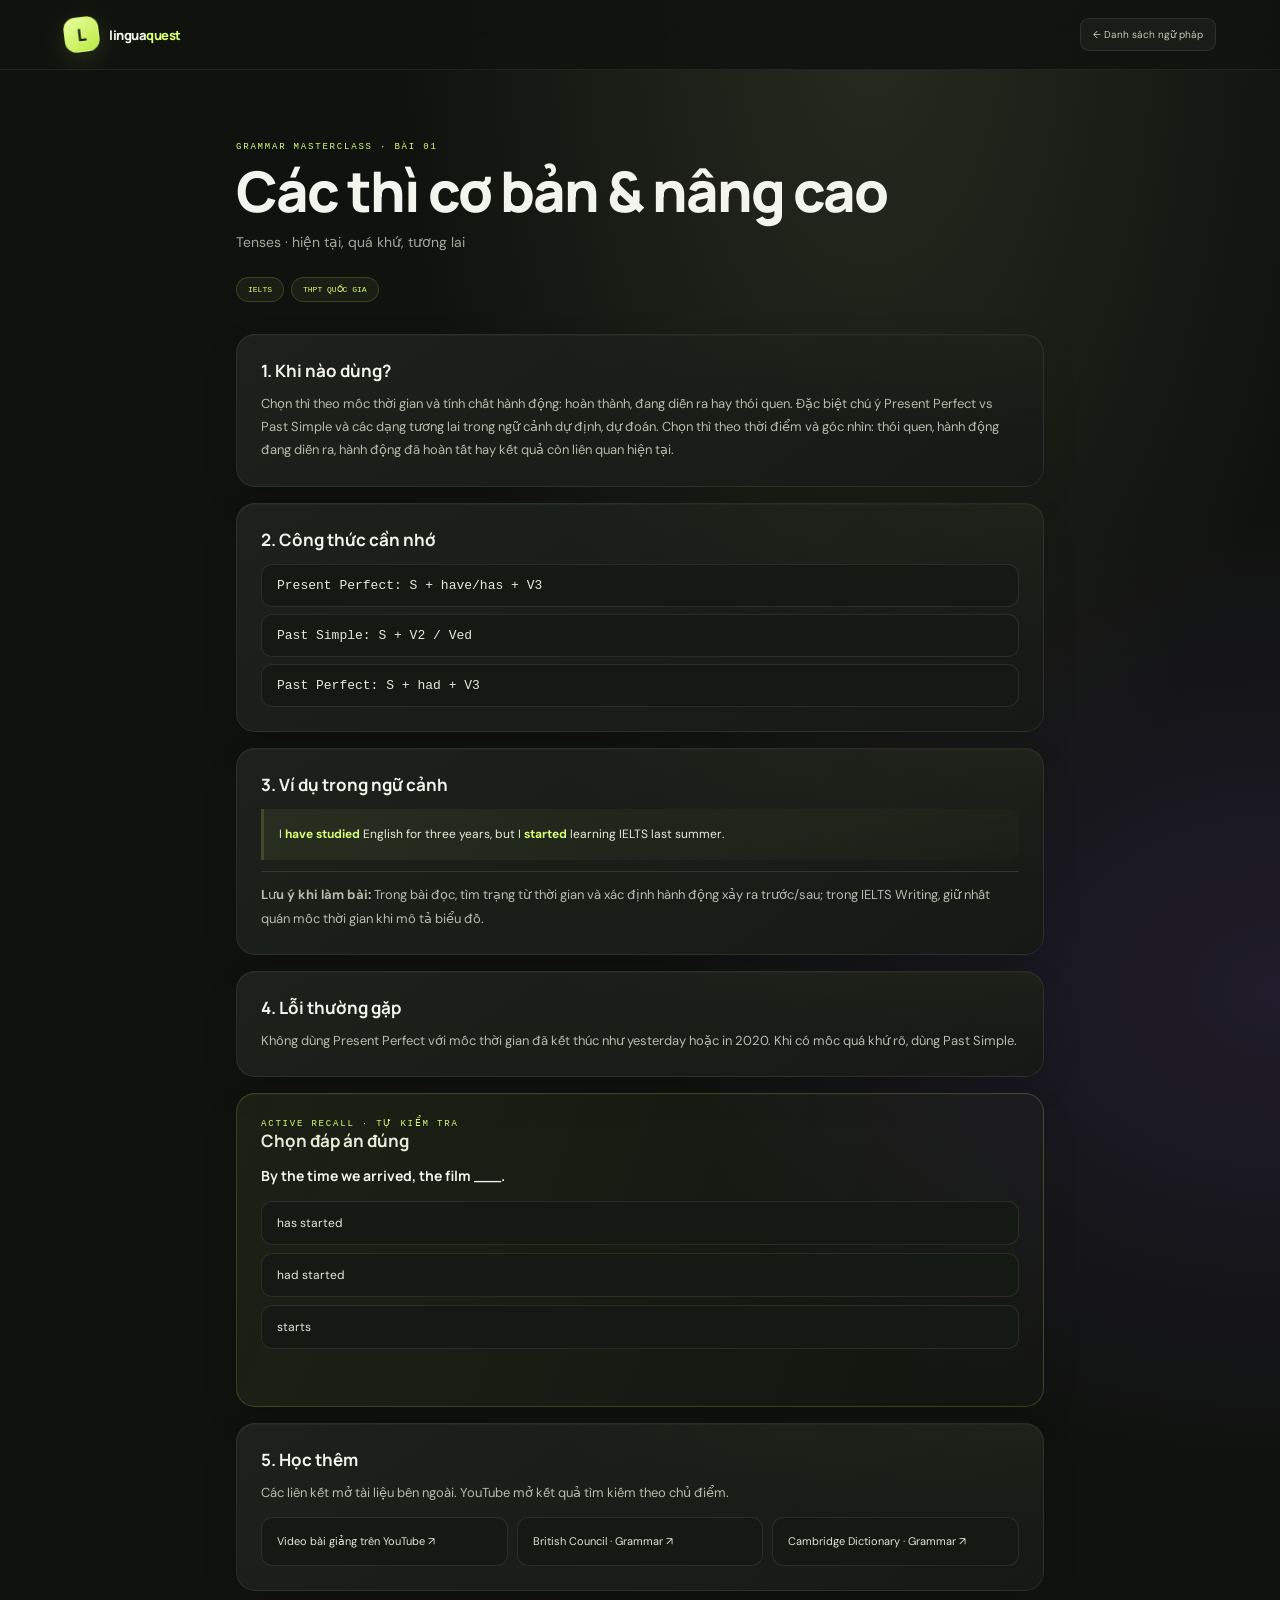
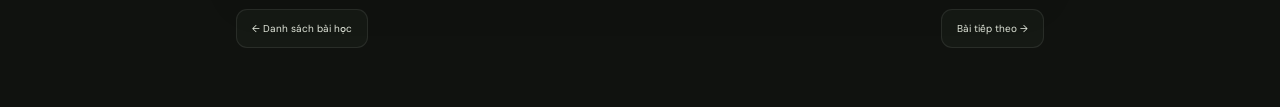
<file: grammar.html>
<!doctype html>
<html lang="vi">
<head>
  <meta charset="utf-8">
  <meta name="viewport" content="width=device-width, initial-scale=1">
  <meta name="theme-color" content="#10120f">
  <meta name="description" content="Bài học ngữ pháp tiếng Anh chi tiết cho IELTS và THPT Quốc gia.">
  <title>Bài học ngữ pháp — Lingua Quest</title>
  <link rel="stylesheet" href="index.css">
  <link rel="stylesheet" href="grammar.css">
</head>
<body>
  <header class="lesson-top">
    <a class="lesson-brand" href="index.html#view-grammar"><span class="brand-mark">L</span><span class="brand-name">lingua<span>quest</span></span></a>
    <a class="lesson-back" href="index.html#view-grammar">← Danh sách ngữ pháp</a>
  </header>
  <main class="lesson-shell" id="lesson-content" aria-live="polite">
    <p class="page-intro">Đang tải bài học...</p>
  </main>
  <script src="grammar-data.js" defer></script>
  <script src="grammar.js" defer></script>
</body>
</html>
</file>
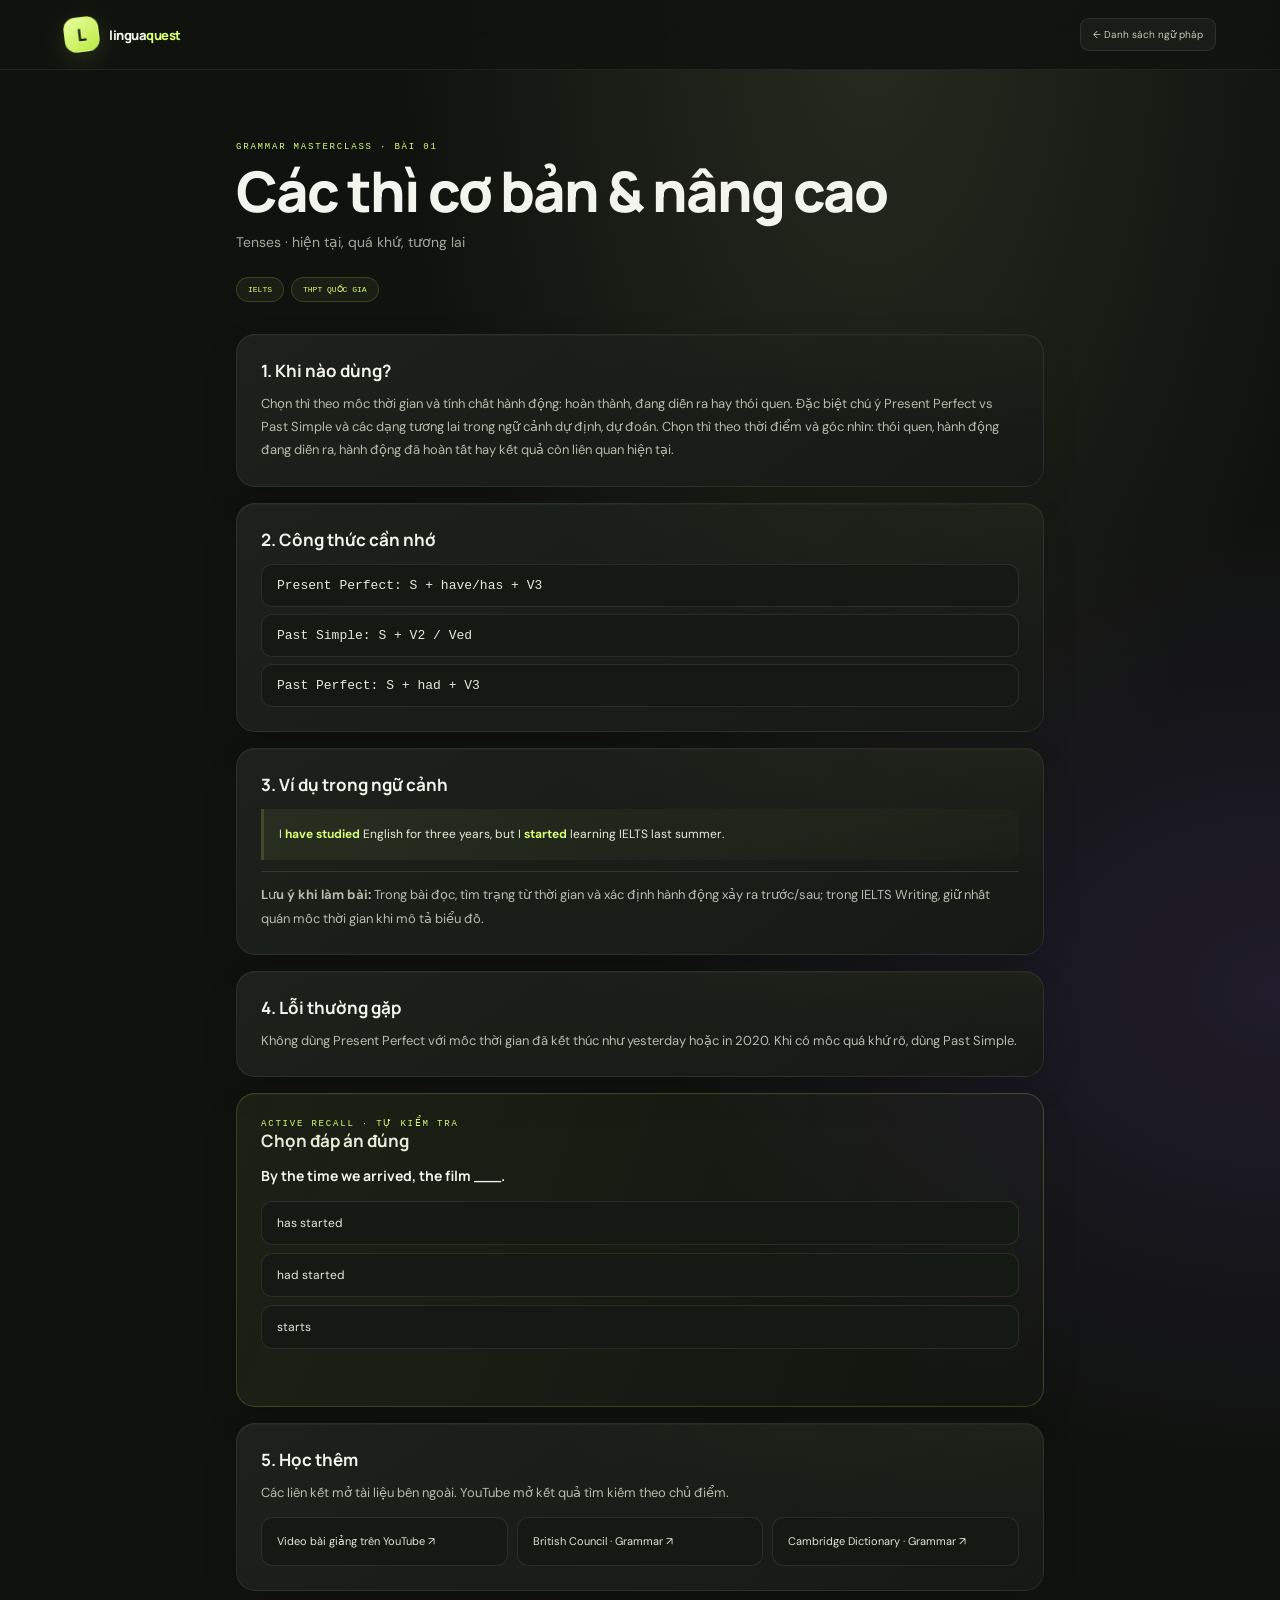
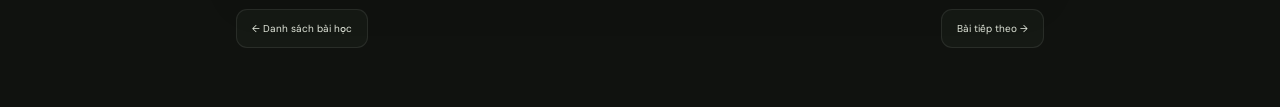
<file: projectcreative/grammar.html>
<!doctype html>
<html lang="vi">
<head>
  <meta charset="utf-8">
  <meta name="viewport" content="width=device-width, initial-scale=1">
  <meta name="theme-color" content="#10120f">
  <meta name="description" content="Bài học ngữ pháp tiếng Anh chi tiết cho IELTS và THPT Quốc gia.">
  <title>Bài học ngữ pháp — Lingua Quest</title>
  <link rel="stylesheet" href="index.css">
  <link rel="stylesheet" href="grammar.css">
</head>
<body>
  <header class="lesson-top">
    <a class="lesson-brand" href="index.html#view-grammar"><span class="brand-mark">L</span><span class="brand-name">lingua<span>quest</span></span></a>
    <a class="lesson-back" href="index.html#view-grammar">← Danh sách ngữ pháp</a>
  </header>
  <main class="lesson-shell" id="lesson-content" aria-live="polite">
    <p class="page-intro">Đang tải bài học...</p>
  </main>
  <script src="grammar-data.js" defer></script>
  <script src="grammar.js" defer></script>
</body>
</html>
</file>
<file: index.css>
@import url('https://fonts.googleapis.com/css2?family=DM+Sans:wght@400;500;600;700&family=Manrope:wght@400;500;600;700;800&display=swap');
    :root {
      color-scheme: dark;
      --bg: #10120f;
      --panel: #181b17;
      --panel-2: #1e221d;
      --line: #2a2e28;
      --muted: #898f84;
      --text: #f3f4ed;
      --lime: #d7fb69;
      --lime-ink: #1b2410;
      --purple: #a494ff;
      --orange: #ffb078;
      --blue: #88ccff;
      --radius: 20px;
      font-family: "DM Sans", sans-serif;
      background: var(--bg);
      color: var(--text);
      font-synthesis: none;
    }
    * { box-sizing: border-box; }
    body { margin: 0; min-height: 100vh; background: var(--bg); }
    button, input, textarea, select { font: inherit; }
    button { cursor: pointer; }
    a { color: inherit; }
    .app-shell { display: grid; grid-template-columns: 248px minmax(0, 1fr); min-height: 100vh; }
    .sidebar { position: sticky; top: 0; height: 100vh; border-right: 1px solid var(--line); padding: 27px 17px 20px; display: flex; flex-direction: column; background: #121410; }
    .brand { display: flex; align-items: center; gap: 11px; padding: 0 11px; margin-bottom: 38px; }
    .brand-mark { width: 37px; height: 37px; border-radius: 12px; display: grid; place-items: center; background: var(--lime); color: #14180d; font-size: 19px; font-weight: 900; transform: rotate(-7deg); }
    .brand-name { font: 800 17px Manrope, sans-serif; letter-spacing: -.5px; }
    .brand-name span { color: var(--lime); }
    .nav-label { color: #656b61; text-transform: uppercase; letter-spacing: 1.4px; font-weight: 700; font-size: 10px; padding: 0 13px; margin: 0 0 10px; }
    .nav-list { display: grid; gap: 5px; }
    .nav-btn { border: 0; color: #969b91; background: transparent; padding: 12px 13px; border-radius: 11px; text-align: left; display: flex; gap: 12px; align-items: center; font-size: 13px; transition: .2s; }
    .nav-btn:hover { color: var(--text); background: #20231e; }
    .nav-btn.active { color: var(--lime); background: #262c1c; font-weight: 700; }
    .nav-icon { display: inline-grid; place-items: center; width: 20px; font-size: 16px; }
    .sidebar-spacer { flex: 1; }
    .streak-card { padding: 15px; border: 1px solid #34382e; background: linear-gradient(140deg, #24281d, #171a15); border-radius: 15px; margin: 0 2px 15px; }
    .streak-top { display: flex; align-items: center; justify-content: space-between; font-size: 12px; font-weight: 700; }
    .streak-top strong { color: var(--orange); font-size: 15px; }
    .streak-card p { color: var(--muted); font-size: 11px; line-height: 1.6; margin: 8px 0 0; }
    .profile { display: flex; align-items: center; gap: 10px; padding: 13px 10px 0; border-top: 1px solid var(--line); }
    .profile-link { color: inherit; text-decoration: none; transition: color .18s; }
    .profile-link:hover .profile-name { color: var(--lime); }
    .profile-link > div:nth-child(2) { min-width: 0; flex: 1; }
    .account-arrow { color: var(--muted); font-size: 13px; transition: transform .18s, color .18s; }
    .profile-link:hover .account-arrow { color: var(--lime); transform: translate(2px, -2px); }
    .avatar { display: grid; place-items: center; width: 34px; height: 34px; border-radius: 50%; color: #292217; background: #f1bd8d; font-weight: 800; font-size: 12px; }
    .profile-name { font-size: 12px; font-weight: 700; }
    .profile-sub { font-size: 10px; color: var(--muted); margin-top: 3px; }
    main { min-width: 0; }
    .topbar { height: 72px; border-bottom: 1px solid var(--line); display: flex; align-items: center; justify-content: space-between; padding: 0 clamp(20px, 4vw, 58px); }
    .breadcrumb { color: var(--muted); font-size: 12px; }
    .breadcrumb b { color: var(--text); font-weight: 600; }
    .top-actions { display: flex; align-items: center; gap: 13px; }
    .date-label { font-size: 11px; color: var(--muted); }
    .icon-button { width: 36px; height: 36px; border: 1px solid var(--line); border-radius: 11px; color: var(--text); background: var(--panel); }
    .account-shortcut { display: none; text-decoration: none; place-items: center; }
    .content { width: min(1190px, 100%); margin: 0 auto; padding: 34px clamp(20px, 4vw, 58px) 60px; }
    .view { display: none; animation: appear .28s ease both; }
    .view.active { display: block; }
    @keyframes appear { from { opacity: 0; transform: translateY(7px); } to { opacity: 1; transform: none; } }
    .eyebrow { color: var(--lime); letter-spacing: 1.2px; text-transform: uppercase; font-weight: 700; font-size: 10px; }
    h1, h2, h3, p { margin-top: 0; }
    h1 { font: 800 clamp(26px, 3.2vw, 39px)/1.16 Manrope, sans-serif; letter-spacing: -1.5px; margin: 8px 0 9px; }
    .page-intro { color: var(--muted); font-size: 13px; line-height: 1.7; margin: 0; }
    .hero { border: 1px solid #343a2a; border-radius: 23px; padding: clamp(24px, 4vw, 43px); background: radial-gradient(ellipse at 87% 45%, #414b24 0, #252b1b 20%, transparent 52%), linear-gradient(115deg, #22251c, #191c17 72%); display: grid; grid-template-columns: 1.3fr .7fr; align-items: center; overflow: hidden; min-height: 270px; position: relative; }
    .hero:after { content: "Aa"; position: absolute; right: 7%; top: -50px; color: #ffffff08; font: 800 240px Manrope; transform: rotate(12deg); pointer-events: none; }
    .hero-copy { position: relative; z-index: 1; }
    .hero h1 { max-width: 525px; font-size: clamp(30px, 3.6vw, 45px); }
    .hero h1 span { color: var(--lime); }
    .hero .page-intro { max-width: 420px; }
    .hero-buttons { display: flex; flex-wrap: wrap; gap: 10px; margin-top: 22px; }
    .primary-btn, .secondary-btn { display: inline-flex; gap: 8px; align-items: center; justify-content: center; border-radius: 10px; padding: 11px 15px; border: 1px solid transparent; font-size: 12px; font-weight: 700; transition: .18s; }
    .primary-btn { background: var(--lime); color: var(--lime-ink); }
    .primary-btn:hover { background: #e5ff9b; transform: translateY(-1px); }
    .secondary-btn { background: #ffffff09; border-color: #ffffff1a; color: var(--text); }
    .secondary-btn:hover { background: #ffffff13; }
    .hero-art { min-height: 175px; display: grid; place-items: center; position: relative; z-index: 1; }
    .orbit { width: 178px; height: 178px; border: 1px solid #d7fb6933; border-radius: 50%; display: grid; place-items: center; position: relative; box-shadow: 0 0 80px #d7fb6910; }
    .orbit:before, .orbit:after { content: ""; position: absolute; border: 1px solid #d7fb6925; border-radius: 50%; inset: 18px; }
    .orbit:after { inset: -10px 30px; transform: rotate(45deg); }
    .orbit-core { display: grid; place-items: center; width: 95px; height: 95px; border-radius: 27px; background: var(--lime); color: #1b2410; font-size: 38px; transform: rotate(-9deg); box-shadow: 0 12px 45px #d7fb6933; }
    .orbit-chip { position: absolute; background: #25291f; border: 1px solid #474d39; border-radius: 9px; padding: 7px 9px; font-size: 10px; font-weight: 700; }
    .orbit-chip.one { right: -17px; top: 22px; color: var(--purple); }
    .orbit-chip.two { left: -21px; bottom: 24px; color: var(--orange); }
    .stat-grid { display: grid; grid-template-columns: repeat(4, 1fr); gap: 12px; margin: 19px 0 33px; }
    .stat-card { background: var(--panel); border: 1px solid var(--line); padding: 15px 16px; border-radius: 15px; min-height: 94px; }
    .stat-label { display: flex; justify-content: space-between; align-items: center; font-size: 10px; color: var(--muted); }
    .stat-label span:last-child { font-size: 15px; }
    .stat-value { margin-top: 12px; font: 800 22px Manrope; letter-spacing: -.8px; }
    .stat-value small { font: 500 10px "DM Sans"; color: var(--muted); letter-spacing: 0; margin-left: 3px; }
    .section-heading { display: flex; align-items: end; justify-content: space-between; gap: 16px; margin-bottom: 15px; }
    .section-heading h2 { font: 700 17px Manrope; letter-spacing: -.4px; margin: 5px 0 0; }
    .text-link { border: 0; padding: 4px 0; color: var(--lime); background: none; font-size: 11px; font-weight: 700; }
    .text-link:hover { color: #efffb9; }
    .game-grid { display: grid; grid-template-columns: 1fr 1fr; gap: 14px; }
    .game-card { border: 1px solid var(--line); border-radius: var(--radius); min-height: 180px; padding: 21px; display: flex; flex-direction: column; justify-content: space-between; position: relative; overflow: hidden; }
    .game-card.ammo { background: linear-gradient(130deg, #24291c, #191c17); }
    .game-card.boss { background: linear-gradient(130deg, #292238, #1b1922); }
    .game-card:after { position: absolute; right: 23px; top: 17px; font-size: 56px; opacity: .8; }
    .game-card.ammo:after { content: "✦"; color: var(--lime); }
    .game-card.boss:after { content: "♜"; color: var(--purple); font-size: 66px; }
    .game-title { font: 700 15px Manrope; margin: 12px 0 6px; }
    .game-desc { color: var(--muted); font-size: 11px; line-height: 1.6; max-width: 290px; }
    .game-meta { font-size: 10px; color: #c1c6bb; margin-bottom: 12px; }
    .game-start { border: 0; padding: 0; color: var(--lime); background: transparent; font-size: 11px; font-weight: 700; text-align: left; text-decoration: none; width: max-content; }
    .game-card.boss .game-start { color: #c1b6ff; }
    .bottom-grid { display: grid; grid-template-columns: 1.2fr .8fr; gap: 14px; margin-top: 29px; }
    .panel { border: 1px solid var(--line); border-radius: var(--radius); background: var(--panel); padding: 20px; }
    .plan-row { display: flex; align-items: center; gap: 12px; padding: 13px 0; border-top: 1px solid #292d27; }
    .plan-icon { width: 35px; height: 35px; display: grid; place-items: center; flex: 0 0 auto; background: #292d22; border-radius: 11px; font-size: 16px; }
    .plan-copy { min-width: 0; flex: 1; }
    .plan-copy b { font-size: 11px; display: block; }
    .plan-copy small { color: var(--muted); font-size: 10px; display: block; margin-top: 4px; }
    .plan-status { color: var(--lime); font-size: 10px; font-weight: 700; white-space: nowrap; }
    .progress-card { display: flex; flex-direction: column; justify-content: center; }
    .progress-ring { width: 106px; height: 106px; margin: 14px auto; border-radius: 50%; display: grid; place-items: center; background: conic-gradient(var(--lime) 0%, #d7fb6920 0); position: relative; }
    .progress-ring:before { content: ""; background: var(--panel); inset: 8px; border-radius: 50%; position: absolute; }
    .progress-ring strong { position: relative; font: 800 22px Manrope; }
    .progress-card .page-intro { text-align: center; font-size: 11px; }
    .toolbar { display: flex; gap: 10px; align-items: center; flex-wrap: wrap; margin: 23px 0 17px; }
    .search-box { flex: 1; min-width: 190px; height: 40px; display: flex; align-items: center; gap: 9px; border: 1px solid var(--line); border-radius: 10px; background: var(--panel); padding: 0 12px; color: var(--muted); }
    .search-box input { width: 100%; color: var(--text); background: transparent; outline: 0; border: 0; font-size: 11px; }
    .filter-select, .form-input, .form-select { height: 40px; border: 1px solid var(--line); border-radius: 10px; color: var(--text); background: var(--panel); padding: 0 12px; outline: 0; font-size: 11px; }
    .filter-select option, .form-select option { background: var(--panel); }
    .vocab-grid { display: grid; grid-template-columns: repeat(3, 1fr); gap: 12px; }
    .word-card { background: var(--panel); border: 1px solid var(--line); border-radius: 15px; padding: 16px; min-height: 165px; transition: .2s; }
    .word-card:hover { border-color: #555d45; transform: translateY(-2px); }
    .word-top { display: flex; align-items: start; justify-content: space-between; gap: 8px; }
    .word-card h3 { margin: 0; font: 700 17px Manrope; }
    .word-type { display: block; color: var(--muted); font-size: 10px; font-style: italic; margin-top: 4px; }
    .level-tag { background: #292d23; border-radius: 5px; color: var(--lime); padding: 4px 6px; font-size: 8px; font-weight: 700; white-space: nowrap; }
    .word-meaning { font-size: 11px; margin: 15px 0 8px; }
    .word-example { color: var(--muted); font-size: 10px; line-height: 1.55; min-height: 31px; }
    .word-footer { display: flex; justify-content: space-between; align-items: center; border-top: 1px solid #292d27; padding-top: 10px; margin-top: 11px; }
    .word-footer a, .word-footer button { background: none; border: 0; color: var(--muted); text-decoration: none; font-size: 9px; padding: 2px; }
    .word-footer button:hover, .word-footer a:hover { color: var(--lime); }
    .empty-state { color: var(--muted); font-size: 12px; text-align: center; padding: 34px 12px; grid-column: 1/-1; }
    .deck-banner { background: linear-gradient(110deg, #252a1d, #1b1e18); border: 1px solid #343a2a; border-radius: 16px; padding: 17px 20px; display: flex; align-items: center; justify-content: space-between; gap: 15px; margin-bottom: 20px; }
    .boss-eyebrow { color: #b7aaff; }
    .weekly-eyebrow { text-align: center; }
    .weekly-title { margin: 5px 0 0; text-align: center; font: 700 15px Manrope; }
    .share-title { margin: 7px 0; font: 700 16px Manrope; }
    .share-intro { font-size: 11px; }
    .set-description { margin: 15px 0; }
    .set-words { min-height: 145px; }
    .set-hint { margin: 0; }
    .set-actions { display: flex; gap: 8px; margin-top: 3px; }
    .mission-complete { padding: 8px 0 3px; text-align: center; }
    .mission-trophy { margin: 6px; font-size: 42px; }
    .mission-title { margin: 10px 0; font: 700 22px Manrope; }
    .xp-highlight { color: var(--lime); }
    .mission-continue { margin-top: 18px; }
    .question-hint { color: var(--muted); font: 13px "DM Sans", sans-serif; }
    .flash-card { width: 100%; min-height: 180px; margin-top: 11px; text-align: left; }
    .flash-word { margin: 22px 0 8px; font: 800 28px Manrope; }
    .flash-meaning { margin-top: 20px; font-size: 15px; }
    .deck-banner b { font: 700 13px Manrope; }
    .deck-banner p { color: var(--muted); font-size: 10px; margin: 5px 0 0; }
    .grammar-layout { margin-top: 24px; }
    .grammar-list { display: grid; grid-template-columns: repeat(auto-fill, minmax(245px, 1fr)); gap: 11px; }
    .grammar-item { min-height: 120px; text-align: left; background: linear-gradient(145deg, #1d211a, var(--panel)); color: var(--text); border: 1px solid var(--line); border-radius: 13px; padding: 15px; display: flex; align-items: flex-start; gap: 12px; text-decoration: none; transition: border-color .18s, transform .18s, background .18s; }
    .grammar-item:hover { border-color: #596146; background: #1e221b; transform: translateY(-2px); }
    .grammar-num { width: 30px; height: 30px; border-radius: 9px; background: #2b3024; color: var(--lime); display: grid; place-items: center; font-size: 10px; font-weight: 700; flex: 0 0 auto; }
    .grammar-card-copy { min-width: 0; flex: 1; }
    .grammar-item b { font-size: 11px; display: block; }
    .grammar-item small { color: var(--muted); font-size: 9px; margin-top: 4px; display: block; }
    .grammar-card-tags { display: block; margin-top: 12px; color: var(--lime); font: 8px "DM Mono", monospace; letter-spacing: .5px; }
    .grammar-open { align-self: flex-end; color: var(--lime); font: 700 8px "DM Mono", monospace; white-space: nowrap; }
    .grammar-detail { position: sticky; top: 20px; }
    .grammar-detail h2 { font: 700 16px Manrope; margin: 12px 0 9px; }
    .grammar-detail p, .grammar-detail li { color: #a5aa9f; font-size: 11px; line-height: 1.7; }
    .grammar-detail ul { padding-left: 18px; margin: 8px 0; }
    .grammar-example { border-left: 2px solid var(--lime); background: #22261c; border-radius: 0 9px 9px 0; padding: 12px; margin-top: 13px; font-size: 11px; line-height: 1.7; color: #dce1d4; }
    .grammar-example span { color: var(--lime); }
    .tip-form { display: grid; gap: 10px; margin-top: 21px; }
    .form-input, .form-select { width: 100%; }
    .tip-form textarea { width: 100%; resize: vertical; min-height: 85px; border: 1px solid var(--line); border-radius: 10px; color: var(--text); background: var(--panel); padding: 12px; font-size: 11px; outline: 0; }
    .tip-form input:focus, .tip-form textarea:focus, .tip-form select:focus { border-color: #717d54; }
    .tip-form .primary-btn { justify-self: start; }
    .community-layout { display: grid; grid-template-columns: minmax(0, 1.35fr) minmax(240px, .65fr); gap: 15px; margin-top: 23px; align-items: start; }
    .feed { display: grid; gap: 11px; }
    .tip-card { background: var(--panel); border: 1px solid var(--line); border-radius: 15px; padding: 17px; }
    .tip-author { display: flex; align-items: center; gap: 9px; }
    .tip-avatar { width: 31px; height: 31px; border-radius: 50%; display: grid; place-items: center; background: #323c2a; color: var(--lime); font-size: 10px; font-weight: 700; }
    .tip-author b { font-size: 10px; display: block; }
    .tip-author small { color: var(--muted); font-size: 9px; display: block; margin-top: 3px; }
    .tip-tag { margin-left: auto; font-size: 8px; color: var(--purple); background: #2a2637; border-radius: 5px; padding: 5px 7px; }
    .tip-card h3 { font: 700 13px Manrope; margin: 14px 0 7px; }
    .tip-card p { color: #a6aba0; font-size: 11px; line-height: 1.7; margin-bottom: 13px; white-space: pre-wrap; }
    .tip-actions { padding-top: 10px; border-top: 1px solid #292d27; display: flex; gap: 14px; }
    .tip-actions button { background: none; border: 0; color: var(--muted); padding: 0; font-size: 10px; }
    .tip-actions button.liked { color: #ff8290; }
    .game-modal { position: fixed; inset: 0; z-index: 10; display: none; place-items: center; padding: 16px; background: #090a08d9; backdrop-filter: blur(7px); }
    .game-modal.open { display: grid; }
    .modal-card { width: min(490px, 100%); border: 1px solid #3b4133; border-radius: 20px; background: #191c17; padding: 24px; box-shadow: 0 30px 100px #0009; animation: appear .22s ease both; }
    .modal-head { display: flex; justify-content: space-between; align-items: start; }
    .modal-head h2 { font: 700 17px Manrope; margin: 4px 0 0; }
    .close-modal { background: #252922; border: 1px solid var(--line); color: var(--text); border-radius: 8px; width: 31px; height: 31px; font-size: 17px; }
    .game-progress { background: #2b3026; height: 5px; border-radius: 10px; margin: 19px 0 23px; overflow: hidden; }
    .game-progress span { height: 100%; display: block; width: 0; background: var(--lime); transition: width .25s; }
    .question-label { color: var(--muted); font-size: 10px; }
    .question { font: 700 21px/1.35 Manrope; margin: 10px 0 18px; letter-spacing: -.5px; }
    .question em { color: var(--lime); font-style: normal; }
    .answer-row { display: flex; gap: 8px; }
    .answer-row input { flex: 1; min-width: 0; border: 1px solid #383d33; border-radius: 10px; background: #11130f; color: var(--text); outline: 0; padding: 11px 12px; font-size: 12px; }
    .answer-row input:focus { border-color: var(--lime); }
    .feedback { min-height: 20px; color: var(--muted); font-size: 11px; margin: 12px 0 0; }
    .feedback.good { color: var(--lime); }
    .feedback.bad { color: #ff9a8b; }
    .choice-list { display: grid; gap: 8px; }
    .choice-btn { text-align: left; color: var(--text); background: #20231e; border: 1px solid #34382f; border-radius: 10px; padding: 11px 12px; font-size: 11px; transition: .15s; }
    .choice-btn:hover:not(:disabled) { border-color: #8d81dc; background: #292538; }
    .choice-btn.correct { border-color: #a2c94f; background: #28311d; }
    .choice-btn.incorrect { border-color: #aa635d; background: #332321; }
    .modal-footer { margin-top: 15px; display: flex; align-items: center; justify-content: space-between; }
    .modal-score { color: var(--muted); font-size: 10px; }
    .hidden { display: none !important; }
    .toast { position: fixed; z-index: 30; bottom: 23px; left: 50%; transform: translate(-50%, 15px); opacity: 0; pointer-events: none; padding: 11px 16px; background: var(--lime); color: #17200d; border-radius: 10px; font-size: 11px; font-weight: 700; transition: .2s; box-shadow: 0 8px 30px #0007; }
    .toast.show { transform: translate(-50%, 0); opacity: 1; }
    .mobile-nav { display: none; }
    .small-note { color: #72786d; font-size: 9px; line-height: 1.65; margin-top: 12px; }
    @media (max-width: 940px) {
      .app-shell { grid-template-columns: 205px minmax(0, 1fr); }
      .vocab-grid { grid-template-columns: repeat(2, 1fr); }
      .hero { grid-template-columns: 1fr .5fr; }
      .orbit { transform: scale(.82); }
    }
    @media (max-width: 700px) {
      .app-shell { display: block; }
      .sidebar { display: none; }
      .topbar { height: 60px; padding: 0 18px; }
      .date-label { display: none; }
      .account-shortcut { display: grid; }
      .content { padding: 23px 17px 94px; }
      .hero { grid-template-columns: 1fr; min-height: 250px; padding: 25px; }
      .hero-art { display: none; }
      .stat-grid { grid-template-columns: repeat(2, 1fr); gap: 9px; margin-bottom: 25px; }
      .stat-card { min-height: 82px; padding: 12px; }
      .stat-value { font-size: 20px; margin-top: 9px; }
      .game-grid, .bottom-grid, .grammar-layout, .community-layout { grid-template-columns: 1fr; }
      .game-card { min-height: 167px; }
      .vocab-grid { grid-template-columns: 1fr; }
      .grammar-detail { position: static; grid-row: 1; }
      .mobile-nav { position: fixed; display: grid; grid-template-columns: repeat(4, 1fr); z-index: 5; bottom: 0; left: 0; right: 0; height: 66px; padding: 5px 8px calc(5px + env(safe-area-inset-bottom)); background: #151713f2; border-top: 1px solid var(--line); backdrop-filter: blur(12px); }
      .mobile-nav .nav-btn { flex-direction: column; justify-content: center; gap: 4px; border-radius: 8px; padding: 3px; font-size: 9px; text-align: center; }
      .mobile-nav .nav-icon { font-size: 16px; }
      .deck-banner { align-items: start; flex-direction: column; }
      .toolbar { align-items: stretch; }
      .filter-select { flex: 1; }
    }
    @media (max-width: 390px) { .hero-buttons .primary-btn, .hero-buttons .secondary-btn { width: 100%; } .section-heading { align-items: start; } }

    :root {
      --panel: #171b18;
      --panel-2: #20261e;
      --line: #30382d;
      --muted: #a0a99a;
      --lime: #d8ff72;
      --purple: #c4a8ff;
      --radius: 22px;
      scroll-behavior: smooth;
    }
    body {
      background:
        radial-gradient(ellipse at 68% 0%, #272a1f 0, transparent 38%),
        radial-gradient(ellipse at 100% 58%, #201c2b 0, transparent 34%),
        #10120f;
    }
    body::before {
      position: fixed;
      z-index: 0;
      inset: 0;
      background-image: radial-gradient(#d8ff7210 .7px, transparent .7px);
      background-size: 24px 24px;
      content: "";
      mask-image: linear-gradient(90deg, transparent, #000 48%, #000);
      pointer-events: none;
    }
    .app-shell { position: relative; z-index: 1; grid-template-columns: 252px minmax(0, 1fr); }
    .sidebar {
      z-index: 2;
      border-right-color: #ffffff10;
      background: linear-gradient(180deg, #151812f5, #11130ff5);
      box-shadow: 16px 0 60px #00000014;
    }
    .brand { margin-bottom: 48px; }
    .brand-mark {
      border: 1px solid #ecffad;
      border-radius: 13px;
      background: linear-gradient(145deg, #e8ff9d, #bce943);
      box-shadow: 0 7px 25px #c9ef5b26;
      transition: transform .35s cubic-bezier(.2,.8,.2,1), box-shadow .35s;
    }
    .brand:hover .brand-mark { transform: rotate(0) scale(1.06); box-shadow: 0 8px 30px #c9ef5b46; }
    .nav-btn { min-height: 45px; border: 1px solid transparent; }
    .nav-btn:hover { border-color: #ffffff0b; transform: translateX(3px); }
    .nav-btn.active { border-color: #d8ff7217; background: linear-gradient(100deg, #d8ff7217, #d8ff7205); box-shadow: inset 3px 0 #d8ff72; }
    .nav-btn.active .nav-icon { filter: drop-shadow(0 0 8px #d8ff7290); }
    .streak-card {
      border-color: #d8ff7228;
      background: radial-gradient(ellipse at 100% 0, #d8ff7214, transparent 55%), linear-gradient(145deg, #24291f, #171a15);
      box-shadow: 0 12px 30px #00000020;
    }
    .profile { padding-top: 16px; }
    .avatar { border: 2px solid #171a15; box-shadow: 0 0 0 1px #d8ff7255; }
    .topbar {
      position: sticky;
      z-index: 3;
      top: 0;
      height: 70px;
      border-bottom-color: #ffffff0c;
      background: #11130fe0;
      backdrop-filter: blur(18px);
    }
    .breadcrumb { letter-spacing: .01em; }
    .breadcrumb b { color: #e9f4d8; }
    .icon-button {
      border-color: #ffffff17;
      background: linear-gradient(145deg, #20241d, #171a15);
      transition: border-color .2s, color .2s, transform .2s, box-shadow .2s;
    }
    .icon-button:hover { border-color: #d8ff7266; color: var(--lime); transform: translateY(-2px); box-shadow: 0 8px 24px #0004; }
    .content { padding-top: clamp(26px, 4vw, 46px); }
    .view.active { animation: studioEnter .45s cubic-bezier(.2,.8,.2,1) both; }
    @keyframes studioEnter { from { opacity: 0; transform: translateY(12px); } to { opacity: 1; transform: translateY(0); } }
    .eyebrow { color: #d8ff72; letter-spacing: 1.55px; }
    h1 { letter-spacing: -1.8px; }
    .hero {
      min-height: 315px;
      border-color: #d8ff722c;
      border-radius: 27px;
      background:
        radial-gradient(ellipse at 82% 45%, #657a352e 0, transparent 34%),
        radial-gradient(ellipse at 7% 0%, #ffffff08 0, transparent 48%),
        linear-gradient(115deg, #24291e, #191c17 70%);
      box-shadow: 0 26px 75px #00000024, inset 0 1px #ffffff0c;
    }
    .hero::before {
      position: absolute;
      inset: 0;
      background: linear-gradient(90deg, transparent 55%, #d8ff7205), repeating-linear-gradient(90deg, transparent 0 57px, #ffffff05 58px);
      content: "";
      mask-image: linear-gradient(90deg, transparent, #000);
      pointer-events: none;
    }
    .hero::after { color: #ffffff09; }
    .hero h1 { font-size: clamp(34px, 4.2vw, 53px); }
    .hero h1 span { color: var(--lime); text-shadow: 0 0 36px #d8ff7221; }
    .hero .page-intro { max-width: 460px; font-size: 14px; }
    .primary-btn {
      border-color: #edffb1;
      background: linear-gradient(115deg, #e6ff99, #c9f052);
      box-shadow: 0 9px 24px #bde84a20;
    }
    .primary-btn:hover { box-shadow: 0 13px 30px #bde84a38; transform: translateY(-2px); }
    .secondary-btn { border-color: #ffffff20; background: #ffffff08; }
    .secondary-btn:hover { border-color: #d8ff724d; color: var(--lime); transform: translateY(-2px); }
    .orbit { animation: orbitBreathe 6s ease-in-out infinite; }
    .orbit-core { background: linear-gradient(145deg, #edffac, #c9f052); box-shadow: 0 12px 55px #d7fb6950; }
    .orbit-chip { box-shadow: 0 12px 34px #0006; backdrop-filter: blur(12px); }
    @keyframes orbitBreathe { 50% { transform: translateY(-7px) rotate(3deg); } }
    .stat-grid { gap: 13px; margin-top: 22px; }
    .stat-card {
      position: relative;
      overflow: hidden;
      border-color: #ffffff12;
      border-radius: 17px;
      background: linear-gradient(145deg, #1d211c, #161915);
      box-shadow: 0 12px 32px #00000014, inset 0 1px #ffffff08;
      transition: transform .25s, border-color .25s, box-shadow .25s;
    }
    .stat-card::after {
      position: absolute;
      right: -17px;
      bottom: -34px;
      width: 86px;
      height: 86px;
      border: 1px solid #d8ff7212;
      border-radius: 50%;
      box-shadow: 0 0 0 12px #d8ff7205, 0 0 0 25px #d8ff7203;
      content: "";
      pointer-events: none;
    }
    .stat-card:hover { transform: translateY(-4px); border-color: #d8ff7238; box-shadow: 0 17px 36px #0003; }
    .stat-card:nth-child(2) { animation-delay: .05s; }
    .stat-card:nth-child(3) { animation-delay: .1s; }
    .stat-card:nth-child(4) { animation-delay: .15s; }
    .stat-value { position: relative; z-index: 1; font-size: 25px; }
    .section-heading { margin-top: 4px; }
    .section-heading h2 { font-size: 19px; }
    .game-card {
      min-height: 205px;
      border-color: #ffffff13;
      box-shadow: inset 0 1px #ffffff09, 0 12px 34px #00000016;
      transition: transform .3s cubic-bezier(.2,.8,.2,1), border-color .3s, box-shadow .3s;
    }
    .game-card.ammo { background: radial-gradient(ellipse at 100% 0, #d8ff7216, transparent 44%), linear-gradient(135deg, #252b20, #191c17); }
    .game-card.boss { background: radial-gradient(ellipse at 100% 0, #b79aff20, transparent 45%), linear-gradient(135deg, #292337, #1b1922); }
    .game-card:hover { transform: translateY(-5px); border-color: #d8ff7240; box-shadow: 0 22px 42px #0004, inset 0 1px #ffffff12; }
    .game-card::after { opacity: .7; transition: transform .35s, opacity .35s; }
    .game-card:hover::after { transform: rotate(12deg) scale(1.13); opacity: 1; }
    .game-title { font-size: 17px; }
    .game-start span { display: inline-block; transition: transform .2s; }
    .game-start:hover span { transform: translateX(5px); }
    .panel, .word-card, .tip-card {
      border-color: #ffffff12;
      background: linear-gradient(145deg, #1b1f1a, #161915);
      box-shadow: inset 0 1px #ffffff07, 0 12px 32px #00000012;
    }
    .bottom-grid { margin-top: 34px; }
    .plan-row { border-color: #ffffff0c; }
    .plan-icon { color: var(--lime); background: #d8ff7210; }
    .plan-status { transition: transform .2s; }
    .plan-row:hover .plan-status { transform: translateX(3px); }
    .progress-ring { box-shadow: 0 0 34px #d8ff7215; }
    .search-box, .filter-select, .form-input, .form-select, .tip-form textarea {
      border-color: #ffffff17;
      background-color: #151814;
      transition: border-color .2s, box-shadow .2s, background-color .2s;
    }
    .search-box:focus-within, .filter-select:focus, .form-input:focus, .form-select:focus, .tip-form textarea:focus {
      border-color: #d8ff7280;
      box-shadow: 0 0 0 3px #d8ff7210;
    }
    .word-card, .grammar-item, .tip-card { transition: transform .24s, border-color .24s, box-shadow .24s; }
    .word-card:hover, .grammar-item:hover, .tip-card:hover { transform: translateY(-4px); border-color: #d8ff7240; box-shadow: 0 15px 32px #0003; }
    .grammar-item { background: linear-gradient(145deg, #20251d, #171a16); }
    .grammar-num { background: #d8ff7212; }
    .deck-banner {
      border-color: #d8ff7225;
      background: radial-gradient(ellipse at 100% 0, #d8ff7215, transparent 44%), linear-gradient(110deg, #252a1e, #1a1d17);
      box-shadow: inset 0 1px #ffffff0a;
    }
    .tip-tag { color: #d1baff; }
    .game-modal { background: #090a08e8; }
    .modal-card {
      border-color: #d8ff7238;
      background: linear-gradient(145deg, #20241d, #151812);
      box-shadow: 0 35px 110px #000b, 0 0 60px #d8ff720b;
    }
    .choice-btn:hover:not(:disabled) { transform: translateX(3px); }
    .toast { box-shadow: 0 10px 38px #0008, 0 0 26px #d8ff7218; }
    :where(button, a, input, select, textarea):focus-visible {
      outline: 2px solid #d8ff72;
      outline-offset: 3px;
    }
    @media (max-width: 1100px) and (min-width: 701px) {
      .app-shell { grid-template-columns: 220px minmax(0, 1fr); }
      .hero { grid-template-columns: minmax(0, 1fr); }
      .hero-copy { max-width: 80%; }
      .hero h1 { font-size: clamp(30px, 3.5vw, 39px); }
      .hero-art { position: absolute; right: -15px; bottom: -25px; width: 190px; min-height: 0; opacity: .28; pointer-events: none; }
      .orbit { transform: scale(.72); }
    }
    @media (max-width: 700px) {
      .topbar { background: #11130fe8; }
      .content { padding-top: 24px; }
      .hero { min-height: 280px; }
      .mobile-nav {
        height: 72px;
        background: #151812ed;
        box-shadow: 0 -12px 35px #0003;
      }
      .mobile-nav .nav-btn.active { box-shadow: inset 0 -2px var(--lime); }
    }
    @media (prefers-reduced-motion: reduce) {
      :root { scroll-behavior: auto; }
      *, *::before, *::after { animation-duration: .01ms !important; animation-iteration-count: 1 !important; transition-duration: .01ms !important; }
    }
    .hero { min-height: 295px; }
    .stat-grid { margin-bottom: 26px; }
    .stat-card { min-height: 86px; padding: 13px 15px; }
    .bottom-grid { margin-top: 0; }
    .game-section { margin-top: 30px; }
    .game-section .section-heading { align-items: center; margin-bottom: 11px; }
    .game-section .section-heading h2 { font-size: 16px; }
    .game-section .game-grid { gap: 11px; }
    .game-section .game-card {
      min-height: 118px;
      padding: 15px 17px;
      border-radius: 17px;
      display: grid;
      grid-template-columns: minmax(0, 1.25fr) minmax(150px, .75fr);
      align-items: center;
      gap: 14px;
    }
    .game-section .game-card::after { right: 17px; top: 13px; font-size: 43px; }
    .game-section .game-card.boss::after { font-size: 50px; }
    .game-section .game-card > div:first-child { min-width: 0; }
    .game-section .game-card > div:last-child { position: relative; z-index: 1; text-align: right; }
    .game-section .game-title { margin: 8px 0 4px; font-size: 15px; }
    .game-section .game-desc { max-width: 310px; margin-bottom: 8px; font-size: 10px; }
    .game-section .game-meta { margin-bottom: 7px; font-size: 9px; }
    .game-section .game-start { font-size: 10px; }
    @media (max-width: 940px) and (min-width: 701px) {
      .game-section .game-grid { grid-template-columns: 1fr; }
    }
    @media (max-width: 700px) {
      .hero { min-height: 270px; }
      .stat-grid { margin-bottom: 22px; }
      .game-section { margin-top: 24px; }
      .game-section .game-card {
        min-height: 112px;
        grid-template-columns: minmax(0, 1fr) minmax(78px, auto);
        gap: 10px;
        padding: 13px 15px;
      }
      .game-section .game-meta { display: none; }
      .game-section .game-card::after { right: 12px; top: 9px; font-size: 34px; opacity: .38; }
      .game-section .game-card.boss::after { font-size: 40px; }
    }
    .study-plan { padding: 18px; }
    .study-plan .section-heading { align-items: center; margin-bottom: 10px; }
    .study-plan .section-heading h2 { font-size: 16px; }
    .study-sync-status { min-height: 16px; margin: 0 0 9px; color: var(--muted); font-size: 9px; line-height: 1.5; }
    #mission-source { font-size: 7px; letter-spacing: .5px; }
    .ai-mission-list { display: grid; gap: 7px; }
    .ai-mission-row { display: flex; align-items: center; gap: 9px; padding: 8px; border: 1px solid #ffffff0d; border-radius: 10px; background: #ffffff04; }
    .mission-check { width: 25px; height: 25px; flex: 0 0 auto; display: grid; place-items: center; border-radius: 8px; background: #d8ff7210; color: var(--lime); font-size: 11px; }
    .mission-copy { min-width: 0; flex: 1; }
    .mission-copy b, .mission-copy small { display: block; }
    .mission-copy b { font-size: 10px; line-height: 1.4; }
    .mission-copy small { margin-top: 2px; color: var(--muted); font-size: 9px; line-height: 1.4; }
    .mission-complete-btn { padding: 6px 8px; border: 1px solid #ffffff17; border-radius: 7px; background: #ffffff06; color: #dce5d2; font-size: 8px; white-space: nowrap; }
    .mission-complete-btn:hover:not(:disabled) { border-color: #d8ff7266; color: var(--lime); }
    .mission-complete-btn:disabled { opacity: .65; cursor: default; }
    .ai-mission-row.completed { opacity: .55; }
    .ai-mission-row.completed .mission-copy b { text-decoration: line-through; }
    .review-heading { display: flex; align-items: center; justify-content: space-between; gap: 8px; margin-top: 13px; padding-top: 11px; border-top: 1px solid #ffffff10; }
    .review-heading b, .review-heading small { display: block; }
    .review-heading b { font-size: 10px; }
    .review-heading small, .review-heading > span { margin-top: 3px; color: var(--muted); font-size: 8px; }
    .review-list { display: grid; gap: 5px; margin-top: 7px; }
    .review-word { display: flex; align-items: center; justify-content: space-between; gap: 10px; padding: 6px 1px; border-bottom: 1px solid #ffffff09; }
    .review-word b, .review-word small { display: block; }
    .review-word b { font-size: 10px; }
    .review-word small { max-width: 240px; overflow: hidden; margin-top: 2px; color: var(--muted); font-size: 8px; text-overflow: ellipsis; white-space: nowrap; }
    .review-word button { padding: 5px 8px; border: 1px solid #d8ff722b; border-radius: 7px; background: #d8ff7209; color: var(--lime); font-size: 8px; white-space: nowrap; }
    .review-word button:disabled { opacity: .55; }
    .review-empty { margin: 5px 0; color: var(--muted); font-size: 9px; line-height: 1.5; }
    .progress-card .page-intro { line-height: 1.7; }
    .progress-card .page-intro b { color: var(--text); }
    @media (max-width: 700px) {
      .study-plan { padding: 16px; }
      .ai-mission-row { padding: 7px; }
      .review-word small { max-width: 175px; }
    }
    .sr-only {
      position: absolute;
      width: 1px;
      height: 1px;
      padding: 0;
      margin: -1px;
      overflow: hidden;
      clip: rect(0, 0, 0, 0);
      white-space: nowrap;
      border: 0;
    }
    .social-tabs { display: flex; gap: 8px; margin: 22px 0 8px; padding: 4px; width: fit-content; border: 1px solid var(--line); border-radius: 12px; background: #151812; }
    .social-tab { min-width: 112px; padding: 9px 14px; border: 0; border-radius: 9px; color: var(--muted); background: transparent; font-size: 11px; font-weight: 700; transition: background .18s, color .18s, box-shadow .18s; }
    .social-tab.active { color: var(--lime); background: #292f20; box-shadow: inset 0 0 0 1px #d8ff7220; }
    .social-status { min-height: 18px; margin: 0 0 12px; color: var(--muted); font-size: 10px; }
    .social-status.error, .social-inline-status.error, .chat-empty.error { color: #ff9a8b; }
    .social-panel[hidden], .chat-conversation[hidden] { display: none; }
    .community-feed-column { width: min(760px, 100%); margin: 0 auto; display: grid; gap: 12px; }
    .post-composer { padding: 17px; }
    .post-composer-heading { display: flex; align-items: center; gap: 10px; margin-bottom: 12px; }
    .post-composer-heading b, .post-composer-heading small { display: block; }
    .post-composer-heading b { font-size: 11px; }
    .post-composer-heading small { margin-top: 3px; color: var(--muted); font-size: 9px; }
    .social-avatar { width: 36px; height: 36px; flex: 0 0 auto; display: grid; place-items: center; border-radius: 50%; color: var(--lime); background: #303827; font-size: 10px; font-weight: 800; }
    .post-composer textarea { display: block; width: 100%; min-height: 86px; resize: vertical; padding: 12px; border: 1px solid var(--line); border-radius: 11px; color: var(--text); background: #121510; font-size: 12px; line-height: 1.6; outline: 0; }
    .post-composer textarea:focus, .messenger-search:focus, .comment-form input:focus, .chat-composer textarea:focus { border-color: #d8ff7280; box-shadow: 0 0 0 3px #d8ff7210; }
    .post-composer-footer { display: flex; align-items: center; gap: 10px; margin-top: 10px; }
    .post-composer-footer .form-select { width: auto; min-width: 130px; margin-right: auto; padding: 8px 10px; font-size: 10px; }
    .character-count { color: var(--muted); font-size: 9px; white-space: nowrap; }
    .post-composer-footer .primary-btn { min-height: 34px; padding: 8px 13px; font-size: 10px; }
    .social-post { padding: 18px; }
    .social-post .post-author-copy { min-width: 0; }
    .social-post .post-body { margin: 14px 0; color: #d6dacd; font-size: 12px; line-height: 1.75; white-space: pre-wrap; overflow-wrap: anywhere; }
    .social-post .tip-actions { gap: 8px; }
    .social-post .tip-actions button { min-height: 34px; padding: 7px 10px; border: 1px solid transparent; border-radius: 9px; font-size: 10px; transition: background .18s, color .18s; }
    .social-post .tip-actions button:hover { color: var(--text); background: #ffffff09; }
    .social-post .tip-actions button.liked { color: #ff8290; background: #ff829010; }
    .comments-area { margin-top: 12px; padding-top: 11px; border-top: 1px solid var(--line); }
    .comment-list { display: grid; gap: 9px; }
    .comment-item { display: flex; align-items: flex-start; gap: 8px; }
    .comment-avatar { width: 27px; height: 27px; font-size: 8px; }
    .comment-bubble { min-width: 0; flex: 1; padding: 9px 11px; border: 1px solid #ffffff0b; border-radius: 12px; background: #ffffff05; }
    .comment-meta { display: flex; justify-content: space-between; gap: 8px; align-items: center; }
    .comment-meta b { font-size: 9px; }
    .comment-meta time { color: var(--muted); font-size: 8px; white-space: nowrap; }
    .comment-bubble p { margin: 5px 0 0; color: #c9cec1; font-size: 10px; line-height: 1.55; white-space: pre-wrap; overflow-wrap: anywhere; }
    .comment-delete { width: 24px; height: 24px; border: 0; border-radius: 7px; color: var(--muted); background: transparent; }
    .comment-delete:hover { color: #ff9a8b; background: #ff9a8b12; }
    .comment-form { display: flex; gap: 8px; margin-top: 10px; }
    .comment-form input, .messenger-search { min-width: 0; width: 100%; padding: 10px 12px; border: 1px solid var(--line); border-radius: 10px; outline: 0; color: var(--text); background: #121510; font-size: 10px; }
    .comment-form button { padding: 0 11px; border: 1px solid #d8ff7228; border-radius: 9px; color: var(--lime); background: #d8ff7209; font-size: 9px; font-weight: 700; }
    .social-inline-status { margin: 9px 0; color: var(--muted); font-size: 9px; line-height: 1.6; }
    .messenger-shell { display: grid; grid-template-columns: minmax(230px, .7fr) minmax(0, 1.5fr); min-height: 530px; overflow: hidden; border: 1px solid var(--line); border-radius: 17px; background: var(--panel); }
    .messenger-sidebar { min-width: 0; padding: 17px 13px; border-right: 1px solid var(--line); }
    .messenger-sidebar h2 { margin: 0 0 12px; font: 700 15px Manrope; }
    .messenger-search { margin-bottom: 2px; }
    .contact-search-hint { min-height: 15px; margin: 5px 2px 6px; color: var(--muted); font-size: 8px; }
    .contact-results, .conversation-list { display: grid; gap: 4px; }
    .contact-item, .conversation-item { width: 100%; min-width: 0; display: flex; align-items: center; gap: 9px; padding: 9px; border: 1px solid transparent; border-radius: 11px; text-align: left; color: var(--text); background: transparent; transition: border-color .16s, background .16s; }
    .contact-item:hover, .conversation-item:hover, .conversation-item.active { border-color: #ffffff10; background: #ffffff08; }
    .contact-item > span:nth-child(2), .conversation-copy { min-width: 0; flex: 1; }
    .contact-item b, .contact-item small, .conversation-copy b, .conversation-copy small { display: block; overflow: hidden; text-overflow: ellipsis; white-space: nowrap; }
    .contact-item b, .conversation-copy b { font-size: 9px; }
    .contact-item small, .conversation-copy small { margin-top: 3px; color: var(--muted); font-size: 8px; }
    .contact-item > span:last-child { color: var(--lime); font-size: 12px; }
    .conversation-heading { margin: 15px 3px 7px; padding-top: 12px; border-top: 1px solid var(--line); font: 700 10px Manrope; }
    .conversation-item { padding: 8px; }
    .conversation-item .social-avatar { width: 33px; height: 33px; font-size: 9px; }
    .conversation-item time { color: var(--muted); font-size: 7px; white-space: nowrap; }
    .chat-panel { min-width: 0; min-height: 530px; display: grid; grid-template-rows: 1fr; background: radial-gradient(ellipse at 50% 50%, #d8ff7207, transparent 64%), #151812; }
    .chat-placeholder { min-height: 100%; display: flex; flex-direction: column; align-items: center; justify-content: center; padding: 24px; text-align: center; }
    .chat-placeholder > span { width: 47px; height: 47px; display: grid; place-items: center; margin-bottom: 14px; border: 1px solid #d8ff7224; border-radius: 16px; color: var(--lime); background: #d8ff720b; font-size: 21px; }
    .chat-placeholder b { font: 700 13px Manrope; }
    .chat-placeholder p { margin: 6px 0 0; color: var(--muted); font-size: 10px; line-height: 1.6; }
    .chat-conversation { min-height: 530px; display: grid; grid-template-rows: auto minmax(0, 1fr) auto; }
    .chat-header { display: flex; align-items: center; gap: 10px; padding: 13px 16px; border-bottom: 1px solid var(--line); }
    .chat-header b, .chat-header small { display: block; }
    .chat-header b { font-size: 10px; }
    .chat-header small { margin-top: 3px; color: var(--muted); font-size: 8px; }
    .chat-messages { min-height: 250px; max-height: 440px; display: flex; flex-direction: column; gap: 10px; overflow-y: auto; padding: 17px; }
    .chat-message { max-width: min(78%, 430px); align-self: flex-start; padding: 9px 11px 7px; border: 1px solid #ffffff0c; border-radius: 13px 13px 13px 4px; background: #20241d; }
    .chat-message.own { align-self: flex-end; border-color: #d8ff7223; border-radius: 13px 13px 4px 13px; background: #2a3020; }
    .chat-message > b { display: block; margin-bottom: 4px; color: var(--lime); font-size: 8px; }
    .chat-message p { margin: 0; color: #e4e8dd; font-size: 10px; line-height: 1.6; white-space: pre-wrap; overflow-wrap: anywhere; }
    .chat-message time { display: block; margin-top: 5px; color: var(--muted); text-align: right; font-size: 7px; }
    .chat-empty { align-self: center; margin: auto; color: var(--muted); text-align: center; font-size: 10px; line-height: 1.6; }
    .chat-composer { display: flex; align-items: flex-end; gap: 9px; padding: 12px; border-top: 1px solid var(--line); }
    .chat-composer textarea { min-height: 39px; max-height: 130px; flex: 1; resize: vertical; padding: 10px 12px; border: 1px solid var(--line); border-radius: 11px; outline: 0; color: var(--text); background: #11130f; font-size: 10px; line-height: 1.5; }
    .chat-composer .primary-btn { min-height: 39px; padding: 9px 13px; font-size: 9px; }
    .social-panel:not(.active) { display: none; }
    @media (max-width: 760px) {
      .messenger-shell { grid-template-columns: 1fr; }
      .messenger-sidebar { border-right: 0; border-bottom: 1px solid var(--line); }
      .chat-panel, .chat-conversation { min-height: 420px; }
      .chat-messages { max-height: 360px; }
    }
    @media (max-width: 480px) {
      .post-composer, .social-post { padding: 13px; }
      .post-composer-footer { flex-wrap: wrap; }
      .post-composer-footer .form-select { min-width: 112px; }
      .character-count { margin-left: auto; }
      .post-composer-footer .primary-btn { width: 100%; }
      .social-tabs { width: 100%; }
      .social-tab { flex: 1; }
      .messenger-shell { border-radius: 13px; }
      .chat-messages { padding: 12px; }
    }
</file>
<file: grammar.css>
.lesson-top{height:64px;padding:0 clamp(16px,5vw,68px);display:flex;align-items:center;justify-content:space-between;border-bottom:1px solid var(--line);background:#10120fdd}
.lesson-brand{display:flex;align-items:center;gap:10px;text-decoration:none}
.lesson-brand .brand-mark{width:35px;height:35px;border:1px solid #d7fb6955;border-radius:12px;background:#d7fb6912;color:var(--lime);display:grid;place-items:center;font:800 17px Manrope}
.lesson-brand .brand-name{font:800 13px Manrope;color:var(--text)}
.lesson-brand .brand-name span{color:var(--lime)}
.lesson-back{padding:9px 12px;border:1px solid var(--line);border-radius:9px;color:#c5cabb;background:var(--panel);text-decoration:none;font-size:10px}
.lesson-back:hover{border-color:#596146;color:var(--lime)}
.lesson-shell{width:min(920px,100%);margin:0 auto;padding:clamp(22px,5vw,54px) clamp(15px,4vw,36px) 60px}
.lesson-kicker{color:var(--lime);font:500 9px "DM Mono",monospace;letter-spacing:1.5px;text-transform:uppercase}
.lesson-shell h1{margin:8px 0;font:800 clamp(27px,5vw,44px)/1.12 Manrope;letter-spacing:-1.6px}
.lesson-subtitle{margin:0;color:var(--muted);font-size:12px;line-height:1.7}
.lesson-tags{display:flex;flex-wrap:wrap;gap:7px;margin:17px 0 25px}
.lesson-tag{padding:6px 9px;border:1px solid #3b412e;border-radius:7px;background:#20251a;color:var(--lime);font:8px "DM Mono",monospace}
.lesson-block{margin-top:13px;padding:clamp(17px,3vw,24px);border:1px solid var(--line);border-radius:15px;background:linear-gradient(145deg,#1b1e19,#171915)}
.lesson-block h2{margin:0 0 10px;font:700 15px Manrope}
.lesson-block p,.lesson-block li{color:#b6bbae;font-size:12px;line-height:1.8}
.lesson-block p{margin:0}
.lesson-formula{display:grid;gap:7px;padding:0;margin:13px 0 0;list-style:none}
.lesson-formula li{padding:10px 12px;border:1px solid #343a2b;border-radius:8px;background:#151811;color:#e4e9dc;font:10px "DM Mono",monospace}
.lesson-example{margin-top:13px;padding:15px;border-left:3px solid var(--lime);border-radius:0 10px 10px 0;background:#22261c;color:#e1e7d8;font-size:12px;line-height:1.8}
.lesson-example span{color:var(--lime);font-weight:700}
.lesson-tip{margin-top:11px!important;padding-top:11px;border-top:1px solid #33382c}
.lesson-practice{border-color:#596146;background:linear-gradient(145deg,#20251b,#171915)}
.lesson-question{margin:13px 0!important;color:var(--text)!important;font:700 14px/1.6 Manrope!important}
.lesson-choices{display:grid;gap:8px;margin-top:12px}
.lesson-choice{padding:11px 13px;border:1px solid #3c4233;border-radius:9px;background:#151811;color:#e3e8dc;text-align:left;font-size:11px}
.lesson-choice:hover:not(:disabled){border-color:#859452;background:#22281c}
.lesson-choice.correct{border-color:#6fc99a;background:#193126;color:#b8f5d0}
.lesson-choice.incorrect{border-color:#d17070;background:#351f22;color:#ffc2c4}
.lesson-feedback{min-height:23px;margin-top:10px!important}
.lesson-resources{display:grid;grid-template-columns:repeat(auto-fit,minmax(190px,1fr));gap:9px;margin-top:13px}
.lesson-resource{padding:12px;border:1px solid #3c4233;border-radius:9px;background:#151811;color:#dfe6d6;text-decoration:none;font-size:10px;line-height:1.5}
.lesson-resource:hover{border-color:#859452;color:var(--lime)}
.lesson-nav{display:flex;justify-content:space-between;gap:10px;margin-top:18px}
.lesson-nav a,.lesson-retry{padding:10px 12px;border:1px solid #3c4233;border-radius:9px;background:#1a1e17;color:#e3e8dc;text-decoration:none;font-size:10px}
.lesson-nav a:hover,.lesson-retry:hover{border-color:#859452;color:var(--lime)}
.lesson-retry{display:none;margin-top:10px;cursor:pointer}
.lesson-retry.visible{display:inline-flex}
.lesson-not-found{text-align:center;padding:35px;border:1px solid var(--line);border-radius:15px;background:var(--panel)}
@media(max-width:520px){.lesson-top{height:58px;padding:0 12px}.lesson-back{padding:8px;font-size:9px}.lesson-shell{padding-top:25px}.lesson-nav{flex-direction:column}.lesson-nav a:last-child{text-align:right}}
@media(prefers-reduced-motion:reduce){.lesson-choice,.lesson-resource,.lesson-nav a{transition:none!important}}

.lesson-top{
  position:sticky;
  z-index:5;
  top:0;
  height:70px;
  border-bottom-color:#ffffff12;
  background:#11130fe8;
  backdrop-filter:blur(18px);
}
.lesson-brand .brand-mark{
  border-color:#d8ff7270;
  background:linear-gradient(145deg,#e8ff9d,#bce943);
  color:#18200f;
  box-shadow:0 6px 22px #d8ff7220;
}
.lesson-shell{padding-top:clamp(34px,6vw,72px);max-width:880px}
.lesson-kicker{letter-spacing:1.8px}
.lesson-shell h1{font-size:clamp(34px,5.4vw,56px);letter-spacing:-2px}
.lesson-subtitle{max-width:680px;font-size:14px}
.lesson-tags{margin:22px 0 32px}
.lesson-tag{
  border-color:#d8ff722c;
  border-radius:999px;
  background:#d8ff720d;
  color:#d8ff72;
  padding:7px 11px;
}
.lesson-block{
  position:relative;
  overflow:hidden;
  margin-top:16px;
  border-color:#ffffff13;
  border-radius:19px;
  background:radial-gradient(ellipse at 100% 0,#d8ff7208,transparent 45%),linear-gradient(145deg,#1d211b,#161915);
  box-shadow:inset 0 1px #ffffff08,0 14px 36px #00000018;
  animation:lessonRise .5s both;
}
.lesson-block:nth-of-type(2){animation-delay:.06s}
.lesson-block:nth-of-type(3){animation-delay:.12s}
.lesson-block:nth-of-type(4){animation-delay:.18s}
.lesson-block:nth-of-type(5){animation-delay:.24s}
.lesson-block:nth-of-type(6){animation-delay:.3s}
@keyframes lessonRise{from{opacity:0;transform:translateY(12px)}to{opacity:1;transform:translateY(0)}}
.lesson-block h2{font-size:17px}
.lesson-block p,.lesson-block li{font-size:13px}
.lesson-formula li,.lesson-resource,.lesson-choice,.lesson-nav a,.lesson-retry{
  border-color:#ffffff16;
  border-radius:11px;
  background:#151914;
  transition:transform .2s,border-color .2s,background .2s,color .2s;
}
.lesson-formula li{padding:13px 15px}
.lesson-formula li:hover{transform:translateX(4px);border-color:#d8ff7240}
.lesson-example,.lesson-practice{
  border-left-color:#d8ff72;
  border-color:#d8ff722e;
  background:linear-gradient(110deg,#d8ff7210,#d8ff7204);
  color:#e7ecd9;
}
.lesson-example span{color:#d8ff72}
.lesson-choice{padding:13px 15px;font-size:12px}
.lesson-choice:hover:not(:disabled){transform:translateX(4px);border-color:#d8ff7270;background:#d8ff720a}
.lesson-choice.correct{border-color:#75dda8;background:#183126;color:#b8f5d0}
.lesson-choice.incorrect{border-color:#d17070;background:#351f22;color:#ffc2c4}
.lesson-resource{padding:15px;font-size:11px}
.lesson-resource:hover,.lesson-nav a:hover,.lesson-retry:hover{transform:translateY(-2px);border-color:#d8ff7270;color:#d8ff72}
.lesson-nav a,.lesson-retry{padding:12px 15px}
.lesson-not-found{border-color:#ffffff16;border-radius:20px;background:#191d18}
.lesson-back{border-color:#ffffff17;background:#191d18}
.lesson-back:hover{border-color:#d8ff7270;color:#d8ff72}
@media(max-width:520px){
  .lesson-top{height:62px}
  .lesson-shell{padding-top:32px}
  .lesson-block{border-radius:15px}
}
@media(prefers-reduced-motion:reduce){.lesson-block{animation:none}}
</file>
<file: projectcreative/index.css>
@import url('https://fonts.googleapis.com/css2?family=DM+Sans:wght@400;500;600;700&family=Manrope:wght@400;500;600;700;800&display=swap');
    :root {
      color-scheme: dark;
      --bg: #10120f;
      --panel: #181b17;
      --panel-2: #1e221d;
      --line: #2a2e28;
      --muted: #898f84;
      --text: #f3f4ed;
      --lime: #d7fb69;
      --lime-ink: #1b2410;
      --purple: #a494ff;
      --orange: #ffb078;
      --blue: #88ccff;
      --radius: 20px;
      font-family: "DM Sans", sans-serif;
      background: var(--bg);
      color: var(--text);
      font-synthesis: none;
    }
    * { box-sizing: border-box; }
    body { margin: 0; min-height: 100vh; background: var(--bg); }
    button, input, textarea, select { font: inherit; }
    button { cursor: pointer; }
    a { color: inherit; }
    .app-shell { display: grid; grid-template-columns: 248px minmax(0, 1fr); min-height: 100vh; }
    .sidebar { position: sticky; top: 0; height: 100vh; border-right: 1px solid var(--line); padding: 27px 17px 20px; display: flex; flex-direction: column; background: #121410; }
    .brand { display: flex; align-items: center; gap: 11px; padding: 0 11px; margin-bottom: 38px; }
    .brand-mark { width: 37px; height: 37px; border-radius: 12px; display: grid; place-items: center; background: var(--lime); color: #14180d; font-size: 19px; font-weight: 900; transform: rotate(-7deg); }
    .brand-name { font: 800 17px Manrope, sans-serif; letter-spacing: -.5px; }
    .brand-name span { color: var(--lime); }
    .nav-label { color: #656b61; text-transform: uppercase; letter-spacing: 1.4px; font-weight: 700; font-size: 10px; padding: 0 13px; margin: 0 0 10px; }
    .nav-list { display: grid; gap: 5px; }
    .nav-btn { border: 0; color: #969b91; background: transparent; padding: 12px 13px; border-radius: 11px; text-align: left; display: flex; gap: 12px; align-items: center; font-size: 13px; transition: .2s; }
    .nav-btn:hover { color: var(--text); background: #20231e; }
    .nav-btn.active { color: var(--lime); background: #262c1c; font-weight: 700; }
    .nav-icon { display: inline-grid; place-items: center; width: 20px; font-size: 16px; }
    .sidebar-spacer { flex: 1; }
    .streak-card { padding: 15px; border: 1px solid #34382e; background: linear-gradient(140deg, #24281d, #171a15); border-radius: 15px; margin: 0 2px 15px; }
    .streak-top { display: flex; align-items: center; justify-content: space-between; font-size: 12px; font-weight: 700; }
    .streak-top strong { color: var(--orange); font-size: 15px; }
    .streak-card p { color: var(--muted); font-size: 11px; line-height: 1.6; margin: 8px 0 0; }
    .profile { display: flex; align-items: center; gap: 10px; padding: 13px 10px 0; border-top: 1px solid var(--line); }
    .profile-link { color: inherit; text-decoration: none; transition: color .18s; }
    .profile-link:hover .profile-name { color: var(--lime); }
    .profile-link > div:nth-child(2) { min-width: 0; flex: 1; }
    .account-arrow { color: var(--muted); font-size: 13px; transition: transform .18s, color .18s; }
    .profile-link:hover .account-arrow { color: var(--lime); transform: translate(2px, -2px); }
    .avatar { display: grid; place-items: center; width: 34px; height: 34px; border-radius: 50%; color: #292217; background: #f1bd8d; font-weight: 800; font-size: 12px; }
    .profile-name { font-size: 12px; font-weight: 700; }
    .profile-sub { font-size: 10px; color: var(--muted); margin-top: 3px; }
    main { min-width: 0; }
    .topbar { height: 72px; border-bottom: 1px solid var(--line); display: flex; align-items: center; justify-content: space-between; padding: 0 clamp(20px, 4vw, 58px); }
    .breadcrumb { color: var(--muted); font-size: 12px; }
    .breadcrumb b { color: var(--text); font-weight: 600; }
    .top-actions { display: flex; align-items: center; gap: 13px; }
    .date-label { font-size: 11px; color: var(--muted); }
    .icon-button { width: 36px; height: 36px; border: 1px solid var(--line); border-radius: 11px; color: var(--text); background: var(--panel); }
    .account-shortcut { display: none; text-decoration: none; place-items: center; }
    .content { width: min(1190px, 100%); margin: 0 auto; padding: 34px clamp(20px, 4vw, 58px) 60px; }
    .view { display: none; animation: appear .28s ease both; }
    .view.active { display: block; }
    @keyframes appear { from { opacity: 0; transform: translateY(7px); } to { opacity: 1; transform: none; } }
    .eyebrow { color: var(--lime); letter-spacing: 1.2px; text-transform: uppercase; font-weight: 700; font-size: 10px; }
    h1, h2, h3, p { margin-top: 0; }
    h1 { font: 800 clamp(26px, 3.2vw, 39px)/1.16 Manrope, sans-serif; letter-spacing: -1.5px; margin: 8px 0 9px; }
    .page-intro { color: var(--muted); font-size: 13px; line-height: 1.7; margin: 0; }
    .hero { border: 1px solid #343a2a; border-radius: 23px; padding: clamp(24px, 4vw, 43px); background: radial-gradient(ellipse at 87% 45%, #414b24 0, #252b1b 20%, transparent 52%), linear-gradient(115deg, #22251c, #191c17 72%); display: grid; grid-template-columns: 1.3fr .7fr; align-items: center; overflow: hidden; min-height: 270px; position: relative; }
    .hero:after { content: "Aa"; position: absolute; right: 7%; top: -50px; color: #ffffff08; font: 800 240px Manrope; transform: rotate(12deg); pointer-events: none; }
    .hero-copy { position: relative; z-index: 1; }
    .hero h1 { max-width: 525px; font-size: clamp(30px, 3.6vw, 45px); }
    .hero h1 span { color: var(--lime); }
    .hero .page-intro { max-width: 420px; }
    .hero-buttons { display: flex; flex-wrap: wrap; gap: 10px; margin-top: 22px; }
    .primary-btn, .secondary-btn { display: inline-flex; gap: 8px; align-items: center; justify-content: center; border-radius: 10px; padding: 11px 15px; border: 1px solid transparent; font-size: 12px; font-weight: 700; transition: .18s; }
    .primary-btn { background: var(--lime); color: var(--lime-ink); }
    .primary-btn:hover { background: #e5ff9b; transform: translateY(-1px); }
    .secondary-btn { background: #ffffff09; border-color: #ffffff1a; color: var(--text); }
    .secondary-btn:hover { background: #ffffff13; }
    .hero-art { min-height: 175px; display: grid; place-items: center; position: relative; z-index: 1; }
    .orbit { width: 178px; height: 178px; border: 1px solid #d7fb6933; border-radius: 50%; display: grid; place-items: center; position: relative; box-shadow: 0 0 80px #d7fb6910; }
    .orbit:before, .orbit:after { content: ""; position: absolute; border: 1px solid #d7fb6925; border-radius: 50%; inset: 18px; }
    .orbit:after { inset: -10px 30px; transform: rotate(45deg); }
    .orbit-core { display: grid; place-items: center; width: 95px; height: 95px; border-radius: 27px; background: var(--lime); color: #1b2410; font-size: 38px; transform: rotate(-9deg); box-shadow: 0 12px 45px #d7fb6933; }
    .orbit-chip { position: absolute; background: #25291f; border: 1px solid #474d39; border-radius: 9px; padding: 7px 9px; font-size: 10px; font-weight: 700; }
    .orbit-chip.one { right: -17px; top: 22px; color: var(--purple); }
    .orbit-chip.two { left: -21px; bottom: 24px; color: var(--orange); }
    .stat-grid { display: grid; grid-template-columns: repeat(4, 1fr); gap: 12px; margin: 19px 0 33px; }
    .stat-card { background: var(--panel); border: 1px solid var(--line); padding: 15px 16px; border-radius: 15px; min-height: 94px; }
    .stat-label { display: flex; justify-content: space-between; align-items: center; font-size: 10px; color: var(--muted); }
    .stat-label span:last-child { font-size: 15px; }
    .stat-value { margin-top: 12px; font: 800 22px Manrope; letter-spacing: -.8px; }
    .stat-value small { font: 500 10px "DM Sans"; color: var(--muted); letter-spacing: 0; margin-left: 3px; }
    .section-heading { display: flex; align-items: end; justify-content: space-between; gap: 16px; margin-bottom: 15px; }
    .section-heading h2 { font: 700 17px Manrope; letter-spacing: -.4px; margin: 5px 0 0; }
    .text-link { border: 0; padding: 4px 0; color: var(--lime); background: none; font-size: 11px; font-weight: 700; }
    .text-link:hover { color: #efffb9; }
    .game-grid { display: grid; grid-template-columns: 1fr 1fr; gap: 14px; }
    .game-card { border: 1px solid var(--line); border-radius: var(--radius); min-height: 180px; padding: 21px; display: flex; flex-direction: column; justify-content: space-between; position: relative; overflow: hidden; }
    .game-card.ammo { background: linear-gradient(130deg, #24291c, #191c17); }
    .game-card.boss { background: linear-gradient(130deg, #292238, #1b1922); }
    .game-card:after { position: absolute; right: 23px; top: 17px; font-size: 56px; opacity: .8; }
    .game-card.ammo:after { content: "✦"; color: var(--lime); }
    .game-card.boss:after { content: "♜"; color: var(--purple); font-size: 66px; }
    .game-title { font: 700 15px Manrope; margin: 12px 0 6px; }
    .game-desc { color: var(--muted); font-size: 11px; line-height: 1.6; max-width: 290px; }
    .game-meta { font-size: 10px; color: #c1c6bb; margin-bottom: 12px; }
    .game-start { border: 0; padding: 0; color: var(--lime); background: transparent; font-size: 11px; font-weight: 700; text-align: left; text-decoration: none; width: max-content; }
    .game-card.boss .game-start { color: #c1b6ff; }
    .bottom-grid { display: grid; grid-template-columns: 1.2fr .8fr; gap: 14px; margin-top: 29px; }
    .panel { border: 1px solid var(--line); border-radius: var(--radius); background: var(--panel); padding: 20px; }
    .plan-row { display: flex; align-items: center; gap: 12px; padding: 13px 0; border-top: 1px solid #292d27; }
    .plan-icon { width: 35px; height: 35px; display: grid; place-items: center; flex: 0 0 auto; background: #292d22; border-radius: 11px; font-size: 16px; }
    .plan-copy { min-width: 0; flex: 1; }
    .plan-copy b { font-size: 11px; display: block; }
    .plan-copy small { color: var(--muted); font-size: 10px; display: block; margin-top: 4px; }
    .plan-status { color: var(--lime); font-size: 10px; font-weight: 700; white-space: nowrap; }
    .progress-card { display: flex; flex-direction: column; justify-content: center; }
    .progress-ring { width: 106px; height: 106px; margin: 14px auto; border-radius: 50%; display: grid; place-items: center; background: conic-gradient(var(--lime) 0%, #d7fb6920 0); position: relative; }
    .progress-ring:before { content: ""; background: var(--panel); inset: 8px; border-radius: 50%; position: absolute; }
    .progress-ring strong { position: relative; font: 800 22px Manrope; }
    .progress-card .page-intro { text-align: center; font-size: 11px; }
    .toolbar { display: flex; gap: 10px; align-items: center; flex-wrap: wrap; margin: 23px 0 17px; }
    .search-box { flex: 1; min-width: 190px; height: 40px; display: flex; align-items: center; gap: 9px; border: 1px solid var(--line); border-radius: 10px; background: var(--panel); padding: 0 12px; color: var(--muted); }
    .search-box input { width: 100%; color: var(--text); background: transparent; outline: 0; border: 0; font-size: 11px; }
    .filter-select, .form-input, .form-select { height: 40px; border: 1px solid var(--line); border-radius: 10px; color: var(--text); background: var(--panel); padding: 0 12px; outline: 0; font-size: 11px; }
    .filter-select option, .form-select option { background: var(--panel); }
    .vocab-grid { display: grid; grid-template-columns: repeat(3, 1fr); gap: 12px; }
    .word-card { background: var(--panel); border: 1px solid var(--line); border-radius: 15px; padding: 16px; min-height: 165px; transition: .2s; }
    .word-card:hover { border-color: #555d45; transform: translateY(-2px); }
    .word-top { display: flex; align-items: start; justify-content: space-between; gap: 8px; }
    .word-card h3 { margin: 0; font: 700 17px Manrope; }
    .word-type { display: block; color: var(--muted); font-size: 10px; font-style: italic; margin-top: 4px; }
    .level-tag { background: #292d23; border-radius: 5px; color: var(--lime); padding: 4px 6px; font-size: 8px; font-weight: 700; white-space: nowrap; }
    .word-meaning { font-size: 11px; margin: 15px 0 8px; }
    .word-example { color: var(--muted); font-size: 10px; line-height: 1.55; min-height: 31px; }
    .word-footer { display: flex; justify-content: space-between; align-items: center; border-top: 1px solid #292d27; padding-top: 10px; margin-top: 11px; }
    .word-footer a, .word-footer button { background: none; border: 0; color: var(--muted); text-decoration: none; font-size: 9px; padding: 2px; }
    .word-footer button:hover, .word-footer a:hover { color: var(--lime); }
    .empty-state { color: var(--muted); font-size: 12px; text-align: center; padding: 34px 12px; grid-column: 1/-1; }
    .deck-banner { background: linear-gradient(110deg, #252a1d, #1b1e18); border: 1px solid #343a2a; border-radius: 16px; padding: 17px 20px; display: flex; align-items: center; justify-content: space-between; gap: 15px; margin-bottom: 20px; }
    .boss-eyebrow { color: #b7aaff; }
    .weekly-eyebrow { text-align: center; }
    .weekly-title { margin: 5px 0 0; text-align: center; font: 700 15px Manrope; }
    .share-title { margin: 7px 0; font: 700 16px Manrope; }
    .share-intro { font-size: 11px; }
    .set-description { margin: 15px 0; }
    .set-words { min-height: 145px; }
    .set-hint { margin: 0; }
    .set-actions { display: flex; gap: 8px; margin-top: 3px; }
    .mission-complete { padding: 8px 0 3px; text-align: center; }
    .mission-trophy { margin: 6px; font-size: 42px; }
    .mission-title { margin: 10px 0; font: 700 22px Manrope; }
    .xp-highlight { color: var(--lime); }
    .mission-continue { margin-top: 18px; }
    .question-hint { color: var(--muted); font: 13px "DM Sans", sans-serif; }
    .flash-card { width: 100%; min-height: 180px; margin-top: 11px; text-align: left; }
    .flash-word { margin: 22px 0 8px; font: 800 28px Manrope; }
    .flash-meaning { margin-top: 20px; font-size: 15px; }
    .deck-banner b { font: 700 13px Manrope; }
    .deck-banner p { color: var(--muted); font-size: 10px; margin: 5px 0 0; }
    .grammar-layout { margin-top: 24px; }
    .grammar-list { display: grid; grid-template-columns: repeat(auto-fill, minmax(245px, 1fr)); gap: 11px; }
    .grammar-item { min-height: 120px; text-align: left; background: linear-gradient(145deg, #1d211a, var(--panel)); color: var(--text); border: 1px solid var(--line); border-radius: 13px; padding: 15px; display: flex; align-items: flex-start; gap: 12px; text-decoration: none; transition: border-color .18s, transform .18s, background .18s; }
    .grammar-item:hover { border-color: #596146; background: #1e221b; transform: translateY(-2px); }
    .grammar-num { width: 30px; height: 30px; border-radius: 9px; background: #2b3024; color: var(--lime); display: grid; place-items: center; font-size: 10px; font-weight: 700; flex: 0 0 auto; }
    .grammar-card-copy { min-width: 0; flex: 1; }
    .grammar-item b { font-size: 11px; display: block; }
    .grammar-item small { color: var(--muted); font-size: 9px; margin-top: 4px; display: block; }
    .grammar-card-tags { display: block; margin-top: 12px; color: var(--lime); font: 8px "DM Mono", monospace; letter-spacing: .5px; }
    .grammar-open { align-self: flex-end; color: var(--lime); font: 700 8px "DM Mono", monospace; white-space: nowrap; }
    .grammar-detail { position: sticky; top: 20px; }
    .grammar-detail h2 { font: 700 16px Manrope; margin: 12px 0 9px; }
    .grammar-detail p, .grammar-detail li { color: #a5aa9f; font-size: 11px; line-height: 1.7; }
    .grammar-detail ul { padding-left: 18px; margin: 8px 0; }
    .grammar-example { border-left: 2px solid var(--lime); background: #22261c; border-radius: 0 9px 9px 0; padding: 12px; margin-top: 13px; font-size: 11px; line-height: 1.7; color: #dce1d4; }
    .grammar-example span { color: var(--lime); }
    .tip-form { display: grid; gap: 10px; margin-top: 21px; }
    .form-input, .form-select { width: 100%; }
    .tip-form textarea { width: 100%; resize: vertical; min-height: 85px; border: 1px solid var(--line); border-radius: 10px; color: var(--text); background: var(--panel); padding: 12px; font-size: 11px; outline: 0; }
    .tip-form input:focus, .tip-form textarea:focus, .tip-form select:focus { border-color: #717d54; }
    .tip-form .primary-btn { justify-self: start; }
    .community-layout { display: grid; grid-template-columns: minmax(0, 1.35fr) minmax(240px, .65fr); gap: 15px; margin-top: 23px; align-items: start; }
    .feed { display: grid; gap: 11px; }
    .tip-card { background: var(--panel); border: 1px solid var(--line); border-radius: 15px; padding: 17px; }
    .tip-author { display: flex; align-items: center; gap: 9px; }
    .tip-avatar { width: 31px; height: 31px; border-radius: 50%; display: grid; place-items: center; background: #323c2a; color: var(--lime); font-size: 10px; font-weight: 700; }
    .tip-author b { font-size: 10px; display: block; }
    .tip-author small { color: var(--muted); font-size: 9px; display: block; margin-top: 3px; }
    .tip-tag { margin-left: auto; font-size: 8px; color: var(--purple); background: #2a2637; border-radius: 5px; padding: 5px 7px; }
    .tip-card h3 { font: 700 13px Manrope; margin: 14px 0 7px; }
    .tip-card p { color: #a6aba0; font-size: 11px; line-height: 1.7; margin-bottom: 13px; white-space: pre-wrap; }
    .tip-actions { padding-top: 10px; border-top: 1px solid #292d27; display: flex; gap: 14px; }
    .tip-actions button { background: none; border: 0; color: var(--muted); padding: 0; font-size: 10px; }
    .tip-actions button.liked { color: #ff8290; }
    .game-modal { position: fixed; inset: 0; z-index: 10; display: none; place-items: center; padding: 16px; background: #090a08d9; backdrop-filter: blur(7px); }
    .game-modal.open { display: grid; }
    .modal-card { width: min(490px, 100%); border: 1px solid #3b4133; border-radius: 20px; background: #191c17; padding: 24px; box-shadow: 0 30px 100px #0009; animation: appear .22s ease both; }
    .modal-head { display: flex; justify-content: space-between; align-items: start; }
    .modal-head h2 { font: 700 17px Manrope; margin: 4px 0 0; }
    .close-modal { background: #252922; border: 1px solid var(--line); color: var(--text); border-radius: 8px; width: 31px; height: 31px; font-size: 17px; }
    .game-progress { background: #2b3026; height: 5px; border-radius: 10px; margin: 19px 0 23px; overflow: hidden; }
    .game-progress span { height: 100%; display: block; width: 0; background: var(--lime); transition: width .25s; }
    .question-label { color: var(--muted); font-size: 10px; }
    .question { font: 700 21px/1.35 Manrope; margin: 10px 0 18px; letter-spacing: -.5px; }
    .question em { color: var(--lime); font-style: normal; }
    .answer-row { display: flex; gap: 8px; }
    .answer-row input { flex: 1; min-width: 0; border: 1px solid #383d33; border-radius: 10px; background: #11130f; color: var(--text); outline: 0; padding: 11px 12px; font-size: 12px; }
    .answer-row input:focus { border-color: var(--lime); }
    .feedback { min-height: 20px; color: var(--muted); font-size: 11px; margin: 12px 0 0; }
    .feedback.good { color: var(--lime); }
    .feedback.bad { color: #ff9a8b; }
    .choice-list { display: grid; gap: 8px; }
    .choice-btn { text-align: left; color: var(--text); background: #20231e; border: 1px solid #34382f; border-radius: 10px; padding: 11px 12px; font-size: 11px; transition: .15s; }
    .choice-btn:hover:not(:disabled) { border-color: #8d81dc; background: #292538; }
    .choice-btn.correct { border-color: #a2c94f; background: #28311d; }
    .choice-btn.incorrect { border-color: #aa635d; background: #332321; }
    .modal-footer { margin-top: 15px; display: flex; align-items: center; justify-content: space-between; }
    .modal-score { color: var(--muted); font-size: 10px; }
    .hidden { display: none !important; }
    .toast { position: fixed; z-index: 30; bottom: 23px; left: 50%; transform: translate(-50%, 15px); opacity: 0; pointer-events: none; padding: 11px 16px; background: var(--lime); color: #17200d; border-radius: 10px; font-size: 11px; font-weight: 700; transition: .2s; box-shadow: 0 8px 30px #0007; }
    .toast.show { transform: translate(-50%, 0); opacity: 1; }
    .mobile-nav { display: none; }
    .small-note { color: #72786d; font-size: 9px; line-height: 1.65; margin-top: 12px; }
    @media (max-width: 940px) {
      .app-shell { grid-template-columns: 205px minmax(0, 1fr); }
      .vocab-grid { grid-template-columns: repeat(2, 1fr); }
      .hero { grid-template-columns: 1fr .5fr; }
      .orbit { transform: scale(.82); }
    }
    @media (max-width: 700px) {
      .app-shell { display: block; }
      .sidebar { display: none; }
      .topbar { height: 60px; padding: 0 18px; }
      .date-label { display: none; }
      .account-shortcut { display: grid; }
      .content { padding: 23px 17px 94px; }
      .hero { grid-template-columns: 1fr; min-height: 250px; padding: 25px; }
      .hero-art { display: none; }
      .stat-grid { grid-template-columns: repeat(2, 1fr); gap: 9px; margin-bottom: 25px; }
      .stat-card { min-height: 82px; padding: 12px; }
      .stat-value { font-size: 20px; margin-top: 9px; }
      .game-grid, .bottom-grid, .grammar-layout, .community-layout { grid-template-columns: 1fr; }
      .game-card { min-height: 167px; }
      .vocab-grid { grid-template-columns: 1fr; }
      .grammar-detail { position: static; grid-row: 1; }
      .mobile-nav { position: fixed; display: grid; grid-template-columns: repeat(4, 1fr); z-index: 5; bottom: 0; left: 0; right: 0; height: 66px; padding: 5px 8px calc(5px + env(safe-area-inset-bottom)); background: #151713f2; border-top: 1px solid var(--line); backdrop-filter: blur(12px); }
      .mobile-nav .nav-btn { flex-direction: column; justify-content: center; gap: 4px; border-radius: 8px; padding: 3px; font-size: 9px; text-align: center; }
      .mobile-nav .nav-icon { font-size: 16px; }
      .deck-banner { align-items: start; flex-direction: column; }
      .toolbar { align-items: stretch; }
      .filter-select { flex: 1; }
    }
    @media (max-width: 390px) { .hero-buttons .primary-btn, .hero-buttons .secondary-btn { width: 100%; } .section-heading { align-items: start; } }

    :root {
      --panel: #171b18;
      --panel-2: #20261e;
      --line: #30382d;
      --muted: #a0a99a;
      --lime: #d8ff72;
      --purple: #c4a8ff;
      --radius: 22px;
      scroll-behavior: smooth;
    }
    body {
      background:
        radial-gradient(ellipse at 68% 0%, #272a1f 0, transparent 38%),
        radial-gradient(ellipse at 100% 58%, #201c2b 0, transparent 34%),
        #10120f;
    }
    body::before {
      position: fixed;
      z-index: 0;
      inset: 0;
      background-image: radial-gradient(#d8ff7210 .7px, transparent .7px);
      background-size: 24px 24px;
      content: "";
      mask-image: linear-gradient(90deg, transparent, #000 48%, #000);
      pointer-events: none;
    }
    .app-shell { position: relative; z-index: 1; grid-template-columns: 252px minmax(0, 1fr); }
    .sidebar {
      z-index: 2;
      border-right-color: #ffffff10;
      background: linear-gradient(180deg, #151812f5, #11130ff5);
      box-shadow: 16px 0 60px #00000014;
    }
    .brand { margin-bottom: 48px; }
    .brand-mark {
      border: 1px solid #ecffad;
      border-radius: 13px;
      background: linear-gradient(145deg, #e8ff9d, #bce943);
      box-shadow: 0 7px 25px #c9ef5b26;
      transition: transform .35s cubic-bezier(.2,.8,.2,1), box-shadow .35s;
    }
    .brand:hover .brand-mark { transform: rotate(0) scale(1.06); box-shadow: 0 8px 30px #c9ef5b46; }
    .nav-btn { min-height: 45px; border: 1px solid transparent; }
    .nav-btn:hover { border-color: #ffffff0b; transform: translateX(3px); }
    .nav-btn.active { border-color: #d8ff7217; background: linear-gradient(100deg, #d8ff7217, #d8ff7205); box-shadow: inset 3px 0 #d8ff72; }
    .nav-btn.active .nav-icon { filter: drop-shadow(0 0 8px #d8ff7290); }
    .streak-card {
      border-color: #d8ff7228;
      background: radial-gradient(ellipse at 100% 0, #d8ff7214, transparent 55%), linear-gradient(145deg, #24291f, #171a15);
      box-shadow: 0 12px 30px #00000020;
    }
    .profile { padding-top: 16px; }
    .avatar { border: 2px solid #171a15; box-shadow: 0 0 0 1px #d8ff7255; }
    .topbar {
      position: sticky;
      z-index: 3;
      top: 0;
      height: 70px;
      border-bottom-color: #ffffff0c;
      background: #11130fe0;
      backdrop-filter: blur(18px);
    }
    .breadcrumb { letter-spacing: .01em; }
    .breadcrumb b { color: #e9f4d8; }
    .icon-button {
      border-color: #ffffff17;
      background: linear-gradient(145deg, #20241d, #171a15);
      transition: border-color .2s, color .2s, transform .2s, box-shadow .2s;
    }
    .icon-button:hover { border-color: #d8ff7266; color: var(--lime); transform: translateY(-2px); box-shadow: 0 8px 24px #0004; }
    .content { padding-top: clamp(26px, 4vw, 46px); }
    .view.active { animation: studioEnter .45s cubic-bezier(.2,.8,.2,1) both; }
    @keyframes studioEnter { from { opacity: 0; transform: translateY(12px); } to { opacity: 1; transform: translateY(0); } }
    .eyebrow { color: #d8ff72; letter-spacing: 1.55px; }
    h1 { letter-spacing: -1.8px; }
    .hero {
      min-height: 315px;
      border-color: #d8ff722c;
      border-radius: 27px;
      background:
        radial-gradient(ellipse at 82% 45%, #657a352e 0, transparent 34%),
        radial-gradient(ellipse at 7% 0%, #ffffff08 0, transparent 48%),
        linear-gradient(115deg, #24291e, #191c17 70%);
      box-shadow: 0 26px 75px #00000024, inset 0 1px #ffffff0c;
    }
    .hero::before {
      position: absolute;
      inset: 0;
      background: linear-gradient(90deg, transparent 55%, #d8ff7205), repeating-linear-gradient(90deg, transparent 0 57px, #ffffff05 58px);
      content: "";
      mask-image: linear-gradient(90deg, transparent, #000);
      pointer-events: none;
    }
    .hero::after { color: #ffffff09; }
    .hero h1 { font-size: clamp(34px, 4.2vw, 53px); }
    .hero h1 span { color: var(--lime); text-shadow: 0 0 36px #d8ff7221; }
    .hero .page-intro { max-width: 460px; font-size: 14px; }
    .primary-btn {
      border-color: #edffb1;
      background: linear-gradient(115deg, #e6ff99, #c9f052);
      box-shadow: 0 9px 24px #bde84a20;
    }
    .primary-btn:hover { box-shadow: 0 13px 30px #bde84a38; transform: translateY(-2px); }
    .secondary-btn { border-color: #ffffff20; background: #ffffff08; }
    .secondary-btn:hover { border-color: #d8ff724d; color: var(--lime); transform: translateY(-2px); }
    .orbit { animation: orbitBreathe 6s ease-in-out infinite; }
    .orbit-core { background: linear-gradient(145deg, #edffac, #c9f052); box-shadow: 0 12px 55px #d7fb6950; }
    .orbit-chip { box-shadow: 0 12px 34px #0006; backdrop-filter: blur(12px); }
    @keyframes orbitBreathe { 50% { transform: translateY(-7px) rotate(3deg); } }
    .stat-grid { gap: 13px; margin-top: 22px; }
    .stat-card {
      position: relative;
      overflow: hidden;
      border-color: #ffffff12;
      border-radius: 17px;
      background: linear-gradient(145deg, #1d211c, #161915);
      box-shadow: 0 12px 32px #00000014, inset 0 1px #ffffff08;
      transition: transform .25s, border-color .25s, box-shadow .25s;
    }
    .stat-card::after {
      position: absolute;
      right: -17px;
      bottom: -34px;
      width: 86px;
      height: 86px;
      border: 1px solid #d8ff7212;
      border-radius: 50%;
      box-shadow: 0 0 0 12px #d8ff7205, 0 0 0 25px #d8ff7203;
      content: "";
      pointer-events: none;
    }
    .stat-card:hover { transform: translateY(-4px); border-color: #d8ff7238; box-shadow: 0 17px 36px #0003; }
    .stat-card:nth-child(2) { animation-delay: .05s; }
    .stat-card:nth-child(3) { animation-delay: .1s; }
    .stat-card:nth-child(4) { animation-delay: .15s; }
    .stat-value { position: relative; z-index: 1; font-size: 25px; }
    .section-heading { margin-top: 4px; }
    .section-heading h2 { font-size: 19px; }
    .game-card {
      min-height: 205px;
      border-color: #ffffff13;
      box-shadow: inset 0 1px #ffffff09, 0 12px 34px #00000016;
      transition: transform .3s cubic-bezier(.2,.8,.2,1), border-color .3s, box-shadow .3s;
    }
    .game-card.ammo { background: radial-gradient(ellipse at 100% 0, #d8ff7216, transparent 44%), linear-gradient(135deg, #252b20, #191c17); }
    .game-card.boss { background: radial-gradient(ellipse at 100% 0, #b79aff20, transparent 45%), linear-gradient(135deg, #292337, #1b1922); }
    .game-card:hover { transform: translateY(-5px); border-color: #d8ff7240; box-shadow: 0 22px 42px #0004, inset 0 1px #ffffff12; }
    .game-card::after { opacity: .7; transition: transform .35s, opacity .35s; }
    .game-card:hover::after { transform: rotate(12deg) scale(1.13); opacity: 1; }
    .game-title { font-size: 17px; }
    .game-start span { display: inline-block; transition: transform .2s; }
    .game-start:hover span { transform: translateX(5px); }
    .panel, .word-card, .tip-card {
      border-color: #ffffff12;
      background: linear-gradient(145deg, #1b1f1a, #161915);
      box-shadow: inset 0 1px #ffffff07, 0 12px 32px #00000012;
    }
    .bottom-grid { margin-top: 34px; }
    .plan-row { border-color: #ffffff0c; }
    .plan-icon { color: var(--lime); background: #d8ff7210; }
    .plan-status { transition: transform .2s; }
    .plan-row:hover .plan-status { transform: translateX(3px); }
    .progress-ring { box-shadow: 0 0 34px #d8ff7215; }
    .search-box, .filter-select, .form-input, .form-select, .tip-form textarea {
      border-color: #ffffff17;
      background-color: #151814;
      transition: border-color .2s, box-shadow .2s, background-color .2s;
    }
    .search-box:focus-within, .filter-select:focus, .form-input:focus, .form-select:focus, .tip-form textarea:focus {
      border-color: #d8ff7280;
      box-shadow: 0 0 0 3px #d8ff7210;
    }
    .word-card, .grammar-item, .tip-card { transition: transform .24s, border-color .24s, box-shadow .24s; }
    .word-card:hover, .grammar-item:hover, .tip-card:hover { transform: translateY(-4px); border-color: #d8ff7240; box-shadow: 0 15px 32px #0003; }
    .grammar-item { background: linear-gradient(145deg, #20251d, #171a16); }
    .grammar-num { background: #d8ff7212; }
    .deck-banner {
      border-color: #d8ff7225;
      background: radial-gradient(ellipse at 100% 0, #d8ff7215, transparent 44%), linear-gradient(110deg, #252a1e, #1a1d17);
      box-shadow: inset 0 1px #ffffff0a;
    }
    .tip-tag { color: #d1baff; }
    .game-modal { background: #090a08e8; }
    .modal-card {
      border-color: #d8ff7238;
      background: linear-gradient(145deg, #20241d, #151812);
      box-shadow: 0 35px 110px #000b, 0 0 60px #d8ff720b;
    }
    .choice-btn:hover:not(:disabled) { transform: translateX(3px); }
    .toast { box-shadow: 0 10px 38px #0008, 0 0 26px #d8ff7218; }
    :where(button, a, input, select, textarea):focus-visible {
      outline: 2px solid #d8ff72;
      outline-offset: 3px;
    }
    @media (max-width: 1100px) and (min-width: 701px) {
      .app-shell { grid-template-columns: 220px minmax(0, 1fr); }
      .hero { grid-template-columns: minmax(0, 1fr); }
      .hero-copy { max-width: 80%; }
      .hero h1 { font-size: clamp(30px, 3.5vw, 39px); }
      .hero-art { position: absolute; right: -15px; bottom: -25px; width: 190px; min-height: 0; opacity: .28; pointer-events: none; }
      .orbit { transform: scale(.72); }
    }
    @media (max-width: 700px) {
      .topbar { background: #11130fe8; }
      .content { padding-top: 24px; }
      .hero { min-height: 280px; }
      .mobile-nav {
        height: 72px;
        background: #151812ed;
        box-shadow: 0 -12px 35px #0003;
      }
      .mobile-nav .nav-btn.active { box-shadow: inset 0 -2px var(--lime); }
    }
    @media (prefers-reduced-motion: reduce) {
      :root { scroll-behavior: auto; }
      *, *::before, *::after { animation-duration: .01ms !important; animation-iteration-count: 1 !important; transition-duration: .01ms !important; }
    }
    .hero { min-height: 295px; }
    .stat-grid { margin-bottom: 26px; }
    .stat-card { min-height: 86px; padding: 13px 15px; }
    .bottom-grid { margin-top: 0; }
    .game-section { margin-top: 30px; }
    .game-section .section-heading { align-items: center; margin-bottom: 11px; }
    .game-section .section-heading h2 { font-size: 16px; }
    .game-section .game-grid { gap: 11px; }
    .game-section .game-card {
      min-height: 118px;
      padding: 15px 17px;
      border-radius: 17px;
      display: grid;
      grid-template-columns: minmax(0, 1.25fr) minmax(150px, .75fr);
      align-items: center;
      gap: 14px;
    }
    .game-section .game-card::after { right: 17px; top: 13px; font-size: 43px; }
    .game-section .game-card.boss::after { font-size: 50px; }
    .game-section .game-card > div:first-child { min-width: 0; }
    .game-section .game-card > div:last-child { position: relative; z-index: 1; text-align: right; }
    .game-section .game-title { margin: 8px 0 4px; font-size: 15px; }
    .game-section .game-desc { max-width: 310px; margin-bottom: 8px; font-size: 10px; }
    .game-section .game-meta { margin-bottom: 7px; font-size: 9px; }
    .game-section .game-start { font-size: 10px; }
    @media (max-width: 940px) and (min-width: 701px) {
      .game-section .game-grid { grid-template-columns: 1fr; }
    }
    @media (max-width: 700px) {
      .hero { min-height: 270px; }
      .stat-grid { margin-bottom: 22px; }
      .game-section { margin-top: 24px; }
      .game-section .game-card {
        min-height: 112px;
        grid-template-columns: minmax(0, 1fr) minmax(78px, auto);
        gap: 10px;
        padding: 13px 15px;
      }
      .game-section .game-meta { display: none; }
      .game-section .game-card::after { right: 12px; top: 9px; font-size: 34px; opacity: .38; }
      .game-section .game-card.boss::after { font-size: 40px; }
    }
    .study-plan { padding: 18px; }
    .study-plan .section-heading { align-items: center; margin-bottom: 10px; }
    .study-plan .section-heading h2 { font-size: 16px; }
    .study-sync-status { min-height: 16px; margin: 0 0 9px; color: var(--muted); font-size: 9px; line-height: 1.5; }
    #mission-source { font-size: 7px; letter-spacing: .5px; }
    .ai-mission-list { display: grid; gap: 7px; }
    .ai-mission-row { display: flex; align-items: center; gap: 9px; padding: 8px; border: 1px solid #ffffff0d; border-radius: 10px; background: #ffffff04; }
    .mission-check { width: 25px; height: 25px; flex: 0 0 auto; display: grid; place-items: center; border-radius: 8px; background: #d8ff7210; color: var(--lime); font-size: 11px; }
    .mission-copy { min-width: 0; flex: 1; }
    .mission-copy b, .mission-copy small { display: block; }
    .mission-copy b { font-size: 10px; line-height: 1.4; }
    .mission-copy small { margin-top: 2px; color: var(--muted); font-size: 9px; line-height: 1.4; }
    .mission-complete-btn { padding: 6px 8px; border: 1px solid #ffffff17; border-radius: 7px; background: #ffffff06; color: #dce5d2; font-size: 8px; white-space: nowrap; }
    .mission-complete-btn:hover:not(:disabled) { border-color: #d8ff7266; color: var(--lime); }
    .mission-complete-btn:disabled { opacity: .65; cursor: default; }
    .ai-mission-row.completed { opacity: .55; }
    .ai-mission-row.completed .mission-copy b { text-decoration: line-through; }
    .review-heading { display: flex; align-items: center; justify-content: space-between; gap: 8px; margin-top: 13px; padding-top: 11px; border-top: 1px solid #ffffff10; }
    .review-heading b, .review-heading small { display: block; }
    .review-heading b { font-size: 10px; }
    .review-heading small, .review-heading > span { margin-top: 3px; color: var(--muted); font-size: 8px; }
    .review-list { display: grid; gap: 5px; margin-top: 7px; }
    .review-word { display: flex; align-items: center; justify-content: space-between; gap: 10px; padding: 6px 1px; border-bottom: 1px solid #ffffff09; }
    .review-word b, .review-word small { display: block; }
    .review-word b { font-size: 10px; }
    .review-word small { max-width: 240px; overflow: hidden; margin-top: 2px; color: var(--muted); font-size: 8px; text-overflow: ellipsis; white-space: nowrap; }
    .review-word button { padding: 5px 8px; border: 1px solid #d8ff722b; border-radius: 7px; background: #d8ff7209; color: var(--lime); font-size: 8px; white-space: nowrap; }
    .review-word button:disabled { opacity: .55; }
    .review-empty { margin: 5px 0; color: var(--muted); font-size: 9px; line-height: 1.5; }
    .progress-card .page-intro { line-height: 1.7; }
    .progress-card .page-intro b { color: var(--text); }
    @media (max-width: 700px) {
      .study-plan { padding: 16px; }
      .ai-mission-row { padding: 7px; }
      .review-word small { max-width: 175px; }
    }
</file>
<file: projectcreative/grammar.css>
.lesson-top{height:64px;padding:0 clamp(16px,5vw,68px);display:flex;align-items:center;justify-content:space-between;border-bottom:1px solid var(--line);background:#10120fdd}
.lesson-brand{display:flex;align-items:center;gap:10px;text-decoration:none}
.lesson-brand .brand-mark{width:35px;height:35px;border:1px solid #d7fb6955;border-radius:12px;background:#d7fb6912;color:var(--lime);display:grid;place-items:center;font:800 17px Manrope}
.lesson-brand .brand-name{font:800 13px Manrope;color:var(--text)}
.lesson-brand .brand-name span{color:var(--lime)}
.lesson-back{padding:9px 12px;border:1px solid var(--line);border-radius:9px;color:#c5cabb;background:var(--panel);text-decoration:none;font-size:10px}
.lesson-back:hover{border-color:#596146;color:var(--lime)}
.lesson-shell{width:min(920px,100%);margin:0 auto;padding:clamp(22px,5vw,54px) clamp(15px,4vw,36px) 60px}
.lesson-kicker{color:var(--lime);font:500 9px "DM Mono",monospace;letter-spacing:1.5px;text-transform:uppercase}
.lesson-shell h1{margin:8px 0;font:800 clamp(27px,5vw,44px)/1.12 Manrope;letter-spacing:-1.6px}
.lesson-subtitle{margin:0;color:var(--muted);font-size:12px;line-height:1.7}
.lesson-tags{display:flex;flex-wrap:wrap;gap:7px;margin:17px 0 25px}
.lesson-tag{padding:6px 9px;border:1px solid #3b412e;border-radius:7px;background:#20251a;color:var(--lime);font:8px "DM Mono",monospace}
.lesson-block{margin-top:13px;padding:clamp(17px,3vw,24px);border:1px solid var(--line);border-radius:15px;background:linear-gradient(145deg,#1b1e19,#171915)}
.lesson-block h2{margin:0 0 10px;font:700 15px Manrope}
.lesson-block p,.lesson-block li{color:#b6bbae;font-size:12px;line-height:1.8}
.lesson-block p{margin:0}
.lesson-formula{display:grid;gap:7px;padding:0;margin:13px 0 0;list-style:none}
.lesson-formula li{padding:10px 12px;border:1px solid #343a2b;border-radius:8px;background:#151811;color:#e4e9dc;font:10px "DM Mono",monospace}
.lesson-example{margin-top:13px;padding:15px;border-left:3px solid var(--lime);border-radius:0 10px 10px 0;background:#22261c;color:#e1e7d8;font-size:12px;line-height:1.8}
.lesson-example span{color:var(--lime);font-weight:700}
.lesson-tip{margin-top:11px!important;padding-top:11px;border-top:1px solid #33382c}
.lesson-practice{border-color:#596146;background:linear-gradient(145deg,#20251b,#171915)}
.lesson-question{margin:13px 0!important;color:var(--text)!important;font:700 14px/1.6 Manrope!important}
.lesson-choices{display:grid;gap:8px;margin-top:12px}
.lesson-choice{padding:11px 13px;border:1px solid #3c4233;border-radius:9px;background:#151811;color:#e3e8dc;text-align:left;font-size:11px}
.lesson-choice:hover:not(:disabled){border-color:#859452;background:#22281c}
.lesson-choice.correct{border-color:#6fc99a;background:#193126;color:#b8f5d0}
.lesson-choice.incorrect{border-color:#d17070;background:#351f22;color:#ffc2c4}
.lesson-feedback{min-height:23px;margin-top:10px!important}
.lesson-resources{display:grid;grid-template-columns:repeat(auto-fit,minmax(190px,1fr));gap:9px;margin-top:13px}
.lesson-resource{padding:12px;border:1px solid #3c4233;border-radius:9px;background:#151811;color:#dfe6d6;text-decoration:none;font-size:10px;line-height:1.5}
.lesson-resource:hover{border-color:#859452;color:var(--lime)}
.lesson-nav{display:flex;justify-content:space-between;gap:10px;margin-top:18px}
.lesson-nav a,.lesson-retry{padding:10px 12px;border:1px solid #3c4233;border-radius:9px;background:#1a1e17;color:#e3e8dc;text-decoration:none;font-size:10px}
.lesson-nav a:hover,.lesson-retry:hover{border-color:#859452;color:var(--lime)}
.lesson-retry{display:none;margin-top:10px;cursor:pointer}
.lesson-retry.visible{display:inline-flex}
.lesson-not-found{text-align:center;padding:35px;border:1px solid var(--line);border-radius:15px;background:var(--panel)}
@media(max-width:520px){.lesson-top{height:58px;padding:0 12px}.lesson-back{padding:8px;font-size:9px}.lesson-shell{padding-top:25px}.lesson-nav{flex-direction:column}.lesson-nav a:last-child{text-align:right}}
@media(prefers-reduced-motion:reduce){.lesson-choice,.lesson-resource,.lesson-nav a{transition:none!important}}

.lesson-top{
  position:sticky;
  z-index:5;
  top:0;
  height:70px;
  border-bottom-color:#ffffff12;
  background:#11130fe8;
  backdrop-filter:blur(18px);
}
.lesson-brand .brand-mark{
  border-color:#d8ff7270;
  background:linear-gradient(145deg,#e8ff9d,#bce943);
  color:#18200f;
  box-shadow:0 6px 22px #d8ff7220;
}
.lesson-shell{padding-top:clamp(34px,6vw,72px);max-width:880px}
.lesson-kicker{letter-spacing:1.8px}
.lesson-shell h1{font-size:clamp(34px,5.4vw,56px);letter-spacing:-2px}
.lesson-subtitle{max-width:680px;font-size:14px}
.lesson-tags{margin:22px 0 32px}
.lesson-tag{
  border-color:#d8ff722c;
  border-radius:999px;
  background:#d8ff720d;
  color:#d8ff72;
  padding:7px 11px;
}
.lesson-block{
  position:relative;
  overflow:hidden;
  margin-top:16px;
  border-color:#ffffff13;
  border-radius:19px;
  background:radial-gradient(ellipse at 100% 0,#d8ff7208,transparent 45%),linear-gradient(145deg,#1d211b,#161915);
  box-shadow:inset 0 1px #ffffff08,0 14px 36px #00000018;
  animation:lessonRise .5s both;
}
.lesson-block:nth-of-type(2){animation-delay:.06s}
.lesson-block:nth-of-type(3){animation-delay:.12s}
.lesson-block:nth-of-type(4){animation-delay:.18s}
.lesson-block:nth-of-type(5){animation-delay:.24s}
.lesson-block:nth-of-type(6){animation-delay:.3s}
@keyframes lessonRise{from{opacity:0;transform:translateY(12px)}to{opacity:1;transform:translateY(0)}}
.lesson-block h2{font-size:17px}
.lesson-block p,.lesson-block li{font-size:13px}
.lesson-formula li,.lesson-resource,.lesson-choice,.lesson-nav a,.lesson-retry{
  border-color:#ffffff16;
  border-radius:11px;
  background:#151914;
  transition:transform .2s,border-color .2s,background .2s,color .2s;
}
.lesson-formula li{padding:13px 15px}
.lesson-formula li:hover{transform:translateX(4px);border-color:#d8ff7240}
.lesson-example,.lesson-practice{
  border-left-color:#d8ff72;
  border-color:#d8ff722e;
  background:linear-gradient(110deg,#d8ff7210,#d8ff7204);
  color:#e7ecd9;
}
.lesson-example span{color:#d8ff72}
.lesson-choice{padding:13px 15px;font-size:12px}
.lesson-choice:hover:not(:disabled){transform:translateX(4px);border-color:#d8ff7270;background:#d8ff720a}
.lesson-choice.correct{border-color:#75dda8;background:#183126;color:#b8f5d0}
.lesson-choice.incorrect{border-color:#d17070;background:#351f22;color:#ffc2c4}
.lesson-resource{padding:15px;font-size:11px}
.lesson-resource:hover,.lesson-nav a:hover,.lesson-retry:hover{transform:translateY(-2px);border-color:#d8ff7270;color:#d8ff72}
.lesson-nav a,.lesson-retry{padding:12px 15px}
.lesson-not-found{border-color:#ffffff16;border-radius:20px;background:#191d18}
.lesson-back{border-color:#ffffff17;background:#191d18}
.lesson-back:hover{border-color:#d8ff7270;color:#d8ff72}
@media(max-width:520px){
  .lesson-top{height:62px}
  .lesson-shell{padding-top:32px}
  .lesson-block{border-radius:15px}
}
@media(prefers-reduced-motion:reduce){.lesson-block{animation:none}}
</file>
